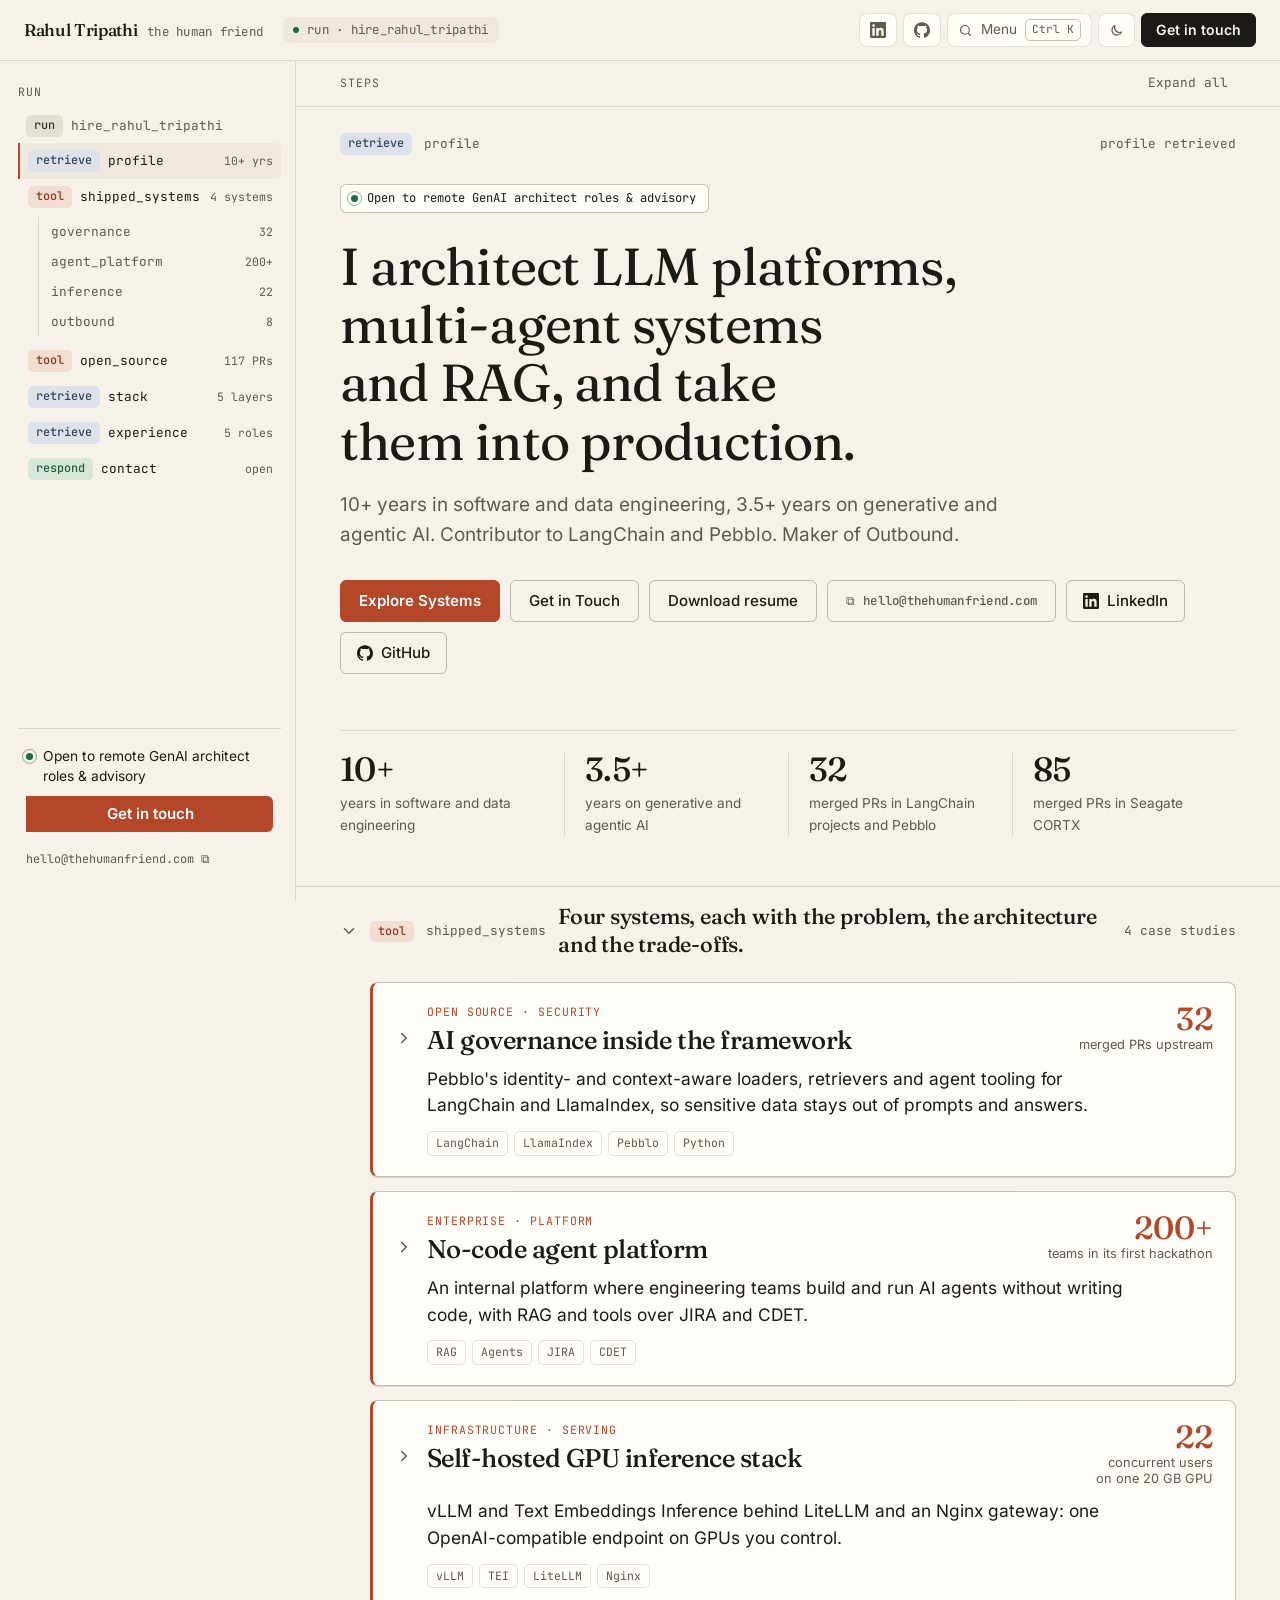
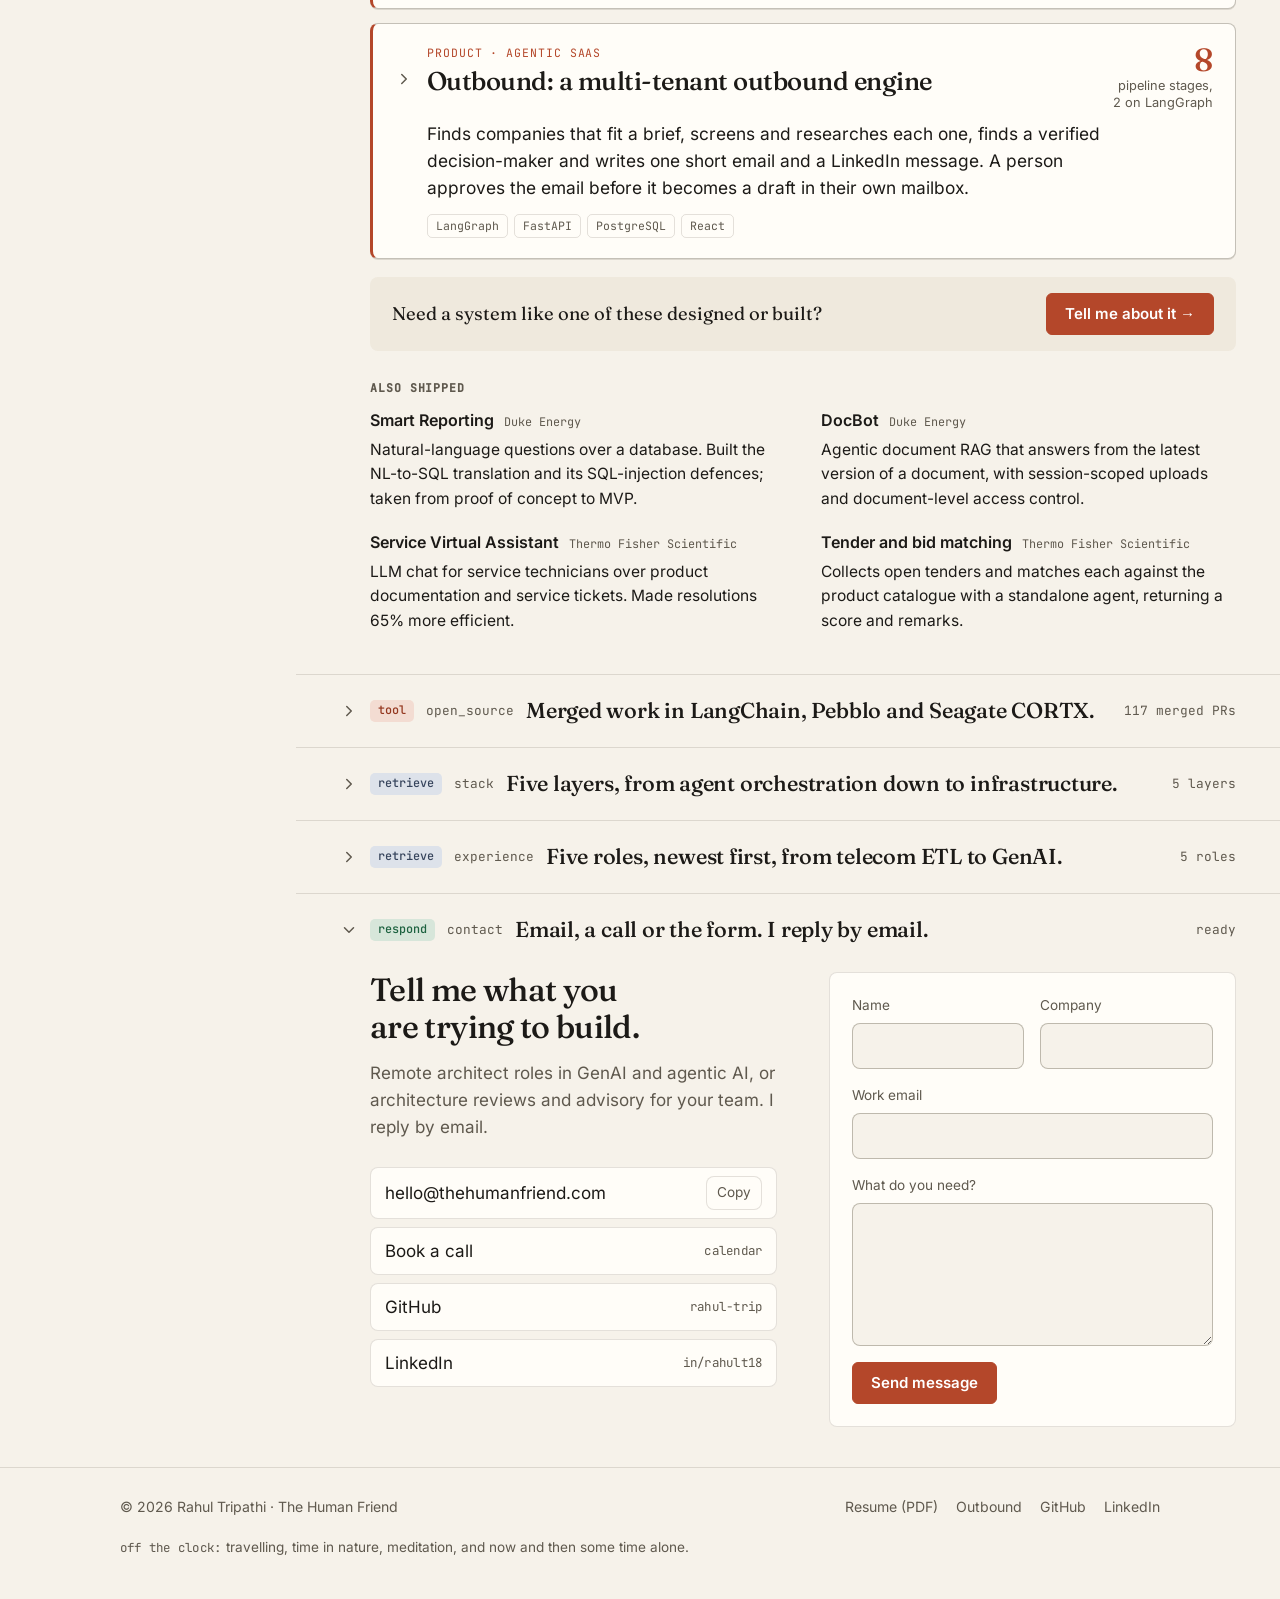
<file: index.html>
<!DOCTYPE html><html lang="en"> <head><meta charset="utf-8"><meta name="viewport" content="width=device-width, initial-scale=1"><title>Rahul Tripathi | Generative AI Architect, LLM Platforms &amp; Agentic Systems</title><meta name="description" content="Rahul Tripathi architects production LLM platforms, multi-agent systems and RAG, and takes them into production. 10+ years in software and data engineering, contributor to LangChain and Pebblo, maker of Outbound."><link rel="canonical" href="https://thehumanfriend.com/"><meta property="og:type" content="profile"><meta property="og:site_name" content="Rahul Tripathi"><meta property="og:url" content="https://thehumanfriend.com/"><meta property="og:title" content="Rahul Tripathi | Generative AI Architect, LLM Platforms &amp; Agentic Systems"><meta property="og:description" content="Rahul Tripathi architects production LLM platforms, multi-agent systems and RAG, and takes them into production. 10+ years in software and data engineering, contributor to LangChain and Pebblo, maker of Outbound."><meta property="og:image" content="https://thehumanfriend.com/og.png"><meta property="og:image:width" content="1200"><meta property="og:image:height" content="630"><meta name="twitter:card" content="summary_large_image"><meta name="twitter:title" content="Rahul Tripathi | Generative AI Architect, LLM Platforms &amp; Agentic Systems"><meta name="twitter:description" content="Rahul Tripathi architects production LLM platforms, multi-agent systems and RAG, and takes them into production. 10+ years in software and data engineering, contributor to LangChain and Pebblo, maker of Outbound."><meta name="twitter:image" content="https://thehumanfriend.com/og.png"><meta name="theme-color" content="#f6f2ea"><link rel="icon" href="/favicon.svg" type="image/svg+xml"><link rel="sitemap" href="/sitemap-index.xml"><style>@font-face{font-family:Fraunces-5d9468d4a3a5bbdb;src:url("/_astro/fonts/2c68322af15bcfc5.woff2") format("woff2");font-display:swap;unicode-range:U+0000-00FF,U+0131,U+0152-0153,U+02BB-02BC,U+02C6,U+02DA,U+02DC,U+0304,U+0308,U+0329,U+2000-206F,U+20AC,U+2122,U+2191,U+2193,U+2212,U+2215,U+FEFF,U+FFFD;font-weight:400;font-style:normal;}@font-face{font-family:Fraunces-5d9468d4a3a5bbdb;src:url("/_astro/fonts/421aab2617480e6e.woff2") format("woff2");font-display:swap;unicode-range:U+0000-00FF,U+0131,U+0152-0153,U+02BB-02BC,U+02C6,U+02DA,U+02DC,U+0304,U+0308,U+0329,U+2000-206F,U+20AC,U+2122,U+2191,U+2193,U+2212,U+2215,U+FEFF,U+FFFD;font-weight:500;font-style:normal;}@font-face{font-family:"Fraunces-5d9468d4a3a5bbdb fallback: Times New Roman";src:local("Times New Roman");font-display:swap;font-weight:400;font-style:normal;size-adjust:115.4462%;ascent-override:84.7148%;descent-override:22.0882%;line-gap-override:0%;}@font-face{font-family:"Fraunces-5d9468d4a3a5bbdb fallback: Times New Roman";src:local("Times New Roman");font-display:swap;font-weight:500;font-style:normal;size-adjust:115.4462%;ascent-override:84.7148%;descent-override:22.0882%;line-gap-override:0%;}:root{--font-display:Fraunces-5d9468d4a3a5bbdb,"Fraunces-5d9468d4a3a5bbdb fallback: Times New Roman",serif;}</style> <link rel="preload" href="/_astro/fonts/2c68322af15bcfc5.woff2" as="font" type="font/woff2" crossorigin><link rel="preload" href="/_astro/fonts/421aab2617480e6e.woff2" as="font" type="font/woff2" crossorigin><style>@font-face{font-family:Inter-9fcc1b5960c2d24e;src:url("/_astro/fonts/f09a1e3ce00c8840.woff2") format("woff2");font-display:swap;unicode-range:U+0000-00FF,U+0131,U+0152-0153,U+02BB-02BC,U+02C6,U+02DA,U+02DC,U+0304,U+0308,U+0329,U+2000-206F,U+20AC,U+2122,U+2191,U+2193,U+2212,U+2215,U+FEFF,U+FFFD;font-weight:400;font-style:normal;}@font-face{font-family:Inter-9fcc1b5960c2d24e;src:url("/_astro/fonts/34f6249b601d10cd.woff2") format("woff2");font-display:swap;unicode-range:U+0000-00FF,U+0131,U+0152-0153,U+02BB-02BC,U+02C6,U+02DA,U+02DC,U+0304,U+0308,U+0329,U+2000-206F,U+20AC,U+2122,U+2191,U+2193,U+2212,U+2215,U+FEFF,U+FFFD;font-weight:500;font-style:normal;}@font-face{font-family:Inter-9fcc1b5960c2d24e;src:url("/_astro/fonts/5cff539fa206b417.woff2") format("woff2");font-display:swap;unicode-range:U+0000-00FF,U+0131,U+0152-0153,U+02BB-02BC,U+02C6,U+02DA,U+02DC,U+0304,U+0308,U+0329,U+2000-206F,U+20AC,U+2122,U+2191,U+2193,U+2212,U+2215,U+FEFF,U+FFFD;font-weight:600;font-style:normal;}@font-face{font-family:"Inter-9fcc1b5960c2d24e fallback: Arial";src:local("Arial");font-display:swap;font-weight:400;font-style:normal;size-adjust:107.1194%;ascent-override:90.4365%;descent-override:22.518%;line-gap-override:0%;}@font-face{font-family:"Inter-9fcc1b5960c2d24e fallback: Arial";src:local("Arial");font-display:swap;font-weight:500;font-style:normal;size-adjust:107.1194%;ascent-override:90.4365%;descent-override:22.518%;line-gap-override:0%;}@font-face{font-family:"Inter-9fcc1b5960c2d24e fallback: Arial";src:local("Arial");font-display:swap;font-weight:600;font-style:normal;size-adjust:107.1194%;ascent-override:90.4365%;descent-override:22.518%;line-gap-override:0%;}:root{--font-body:Inter-9fcc1b5960c2d24e,"Inter-9fcc1b5960c2d24e fallback: Arial",sans-serif;}</style> <link rel="preload" href="/_astro/fonts/f09a1e3ce00c8840.woff2" as="font" type="font/woff2" crossorigin><link rel="preload" href="/_astro/fonts/34f6249b601d10cd.woff2" as="font" type="font/woff2" crossorigin><link rel="preload" href="/_astro/fonts/5cff539fa206b417.woff2" as="font" type="font/woff2" crossorigin><style>@font-face{font-family:"JetBrains Mono-bb01ddc9fa6b280a";src:url("/_astro/fonts/81133e6a08c1533e.woff2") format("woff2");font-display:swap;unicode-range:U+0000-00FF,U+0131,U+0152-0153,U+02BB-02BC,U+02C6,U+02DA,U+02DC,U+0304,U+0308,U+0329,U+2000-206F,U+20AC,U+2122,U+2191,U+2193,U+2212,U+2215,U+FEFF,U+FFFD;font-weight:400;font-style:normal;}@font-face{font-family:"JetBrains Mono-bb01ddc9fa6b280a";src:url("/_astro/fonts/23c243415dbd6a43.woff2") format("woff2");font-display:swap;unicode-range:U+0000-00FF,U+0131,U+0152-0153,U+02BB-02BC,U+02C6,U+02DA,U+02DC,U+0304,U+0308,U+0329,U+2000-206F,U+20AC,U+2122,U+2191,U+2193,U+2212,U+2215,U+FEFF,U+FFFD;font-weight:500;font-style:normal;}@font-face{font-family:"JetBrains Mono-bb01ddc9fa6b280a fallback: Courier New";src:local("Courier New");font-display:swap;font-weight:400;font-style:normal;size-adjust:99.9837%;ascent-override:102.0166%;descent-override:30.0049%;}@font-face{font-family:"JetBrains Mono-bb01ddc9fa6b280a fallback: Courier New";src:local("Courier New");font-display:swap;font-weight:500;font-style:normal;size-adjust:99.9837%;ascent-override:102.0166%;descent-override:30.0049%;}:root{--font-mono:"JetBrains Mono-bb01ddc9fa6b280a","JetBrains Mono-bb01ddc9fa6b280a fallback: Courier New",monospace;}</style> <!-- Set the theme before the first paint: light, unless the visitor chose dark. --><script>
      (() => {
        let theme = "light";
        try {
          if (localStorage.getItem("theme") === "dark") theme = "dark";
        } catch {
          /* storage blocked: stay light */
        }
        document.documentElement.dataset.theme = theme;
      })();
    </script><!-- Without JavaScript nothing can be opened, so everything is open. --><noscript><style>
        [hidden="until-found"] {
          display: block !important;
          content-visibility: visible !important;
        }
        .chev,
        .tabs,
        .spans-bar {
          display: none !important;
        }
        .all-open-only {
          display: block !important;
        }
      </style></noscript><script type="application/ld+json">{"@context":"https://schema.org","@type":"Person","name":"Rahul Tripathi","jobTitle":"Generative AI Architect · LLM Platforms & Agentic Systems","url":"https://thehumanfriend.com","email":"hello@thehumanfriend.com","sameAs":["https://www.linkedin.com/in/rahult18/","https://github.com/rahul-trip","https://github.com/rahul-tripathi-git"],"worksFor":{"@type":"Organization","name":"The Human Friend","url":"https://thehumanfriend.com"},"knowsAbout":["LangGraph","LangChain","LlamaIndex","CrewAI","DSPy","MCP","Qdrant","Milvus","pgvector","PostgreSQL","Supabase","vLLM","Ollama","LiteLLM","FastAPI","Pydantic","LangSmith","Arize Phoenix","RAG diagnostics","Docker","Kubernetes","Terraform","GCP","Vercel","React / Next.js"]}</script><link rel="stylesheet" href="/_astro/Base.C_kNR2z7.css"></head> <body data-email="hello@thehumanfriend.com"> <a class="skip" href="#main">Skip to content</a> <header class="site-header"> <div class="header-row"> <a class="brand" href="/" aria-label="Rahul Tripathi, home"> <span>Rahul Tripathi</span> <span class="mono">the human friend</span> </a> <p class="run-chip mono" aria-hidden="true"><span class="dot-ok"></span>run · hire_rahul_tripathi</p> <div class="header-tools"> <a class="tool logo-link" href="https://www.linkedin.com/in/rahult18/" rel="me noopener" aria-label="Rahul Tripathi on LinkedIn" title="LinkedIn"> <svg viewBox="0 0 24 24" aria-hidden="true"><path d="M20.447 20.452h-3.554v-5.569c0-1.328-.027-3.037-1.852-3.037-1.853 0-2.136 1.445-2.136 2.939v5.667H9.351V9h3.414v1.561h.046c.477-.9 1.637-1.85 3.37-1.85 3.601 0 4.267 2.37 4.267 5.455v6.286zM5.337 7.433c-1.144 0-2.063-.926-2.063-2.065 0-1.138.92-2.063 2.063-2.063 1.14 0 2.064.925 2.064 2.063 0 1.139-.925 2.065-2.064 2.065zm1.782 13.019H3.555V9h3.564v11.452zM22.225 0H1.771C.792 0 0 .774 0 1.729v20.542C0 23.227.792 24 1.771 24h20.451C23.205 24 24 23.227 24 22.271V1.729C24 .774 23.2 0 22.222 0h.003z"></path></svg>  </a><a class="tool logo-link" href="https://github.com/rahul-trip" rel="me noopener" aria-label="Rahul Tripathi on GitHub" title="GitHub"> <svg viewBox="0 0 24 24" aria-hidden="true"><path d="M12 .297c-6.63 0-12 5.373-12 12 0 5.303 3.438 9.8 8.205 11.385.6.113.82-.258.82-.577 0-.285-.01-1.04-.015-2.04-3.338.724-4.042-1.61-4.042-1.61C4.422 18.07 3.633 17.7 3.633 17.7c-1.087-.744.084-.729.084-.729 1.205.084 1.838 1.236 1.838 1.236 1.07 1.835 2.809 1.305 3.495.998.108-.776.417-1.305.76-1.605-2.665-.3-5.466-1.332-5.466-5.93 0-1.31.465-2.38 1.235-3.22-.135-.303-.54-1.523.105-3.176 0 0 1.005-.322 3.3 1.23.96-.267 1.98-.399 3-.405 1.02.006 2.04.138 3 .405 2.28-1.552 3.285-1.23 3.285-1.23.645 1.653.24 2.873.12 3.176.765.84 1.23 1.91 1.23 3.22 0 4.61-2.805 5.625-5.475 5.92.42.36.81 1.096.81 2.22 0 1.606-.015 2.896-.015 3.286 0 .315.21.69.825.57C20.565 22.092 24 17.592 24 12.297c0-6.627-5.373-12-12-12"></path></svg>  </a> <button class="tool" type="button" data-palette-open aria-label="Open menu" aria-haspopup="dialog" aria-keyshortcuts="Meta+K Control+K"> <svg viewBox="0 0 24 24" aria-hidden="true"><circle cx="11" cy="11" r="7"></circle><path d="m20 20-3.5-3.5"></path></svg> <span class="tool-text">Menu</span> <kbd data-mod-key>⌘K</kbd> </button> <button class="tool" type="button" data-theme-toggle aria-label="Switch between dark and light theme"> <svg class="icon-sun" viewBox="0 0 24 24" aria-hidden="true"><circle cx="12" cy="12" r="4"></circle><path d="M12 2v2M12 20v2M4.9 4.9l1.4 1.4M17.7 17.7l1.4 1.4M2 12h2M20 12h2M4.9 19.1l1.4-1.4M17.7 6.3l1.4-1.4"></path></svg> <svg class="icon-moon" viewBox="0 0 24 24" aria-hidden="true"><path d="M20 14.5A8 8 0 0 1 9.5 4a8 8 0 1 0 10.5 10.5Z"></path></svg> </button> <a class="btn btn-solid header-cta" href="/#contact">Get in touch</a> </div> </div> </header> <main id="main">  <div class="shell"> <nav class="tree" aria-label="Sections"> <p class="label">Run</p> <p class="tree-run"><span class="kind kind-run">run</span><span class="step-name">hire_rahul_tripathi</span></p> <ol> <li> <a href="#profile" data-tree> <span class="kind kind-retrieve">retrieve</span> <span class="tree-name">profile</span> <span class="tree-figure">10+ yrs</span> </a>  </li><li> <a href="#systems" data-tree> <span class="kind kind-tool">tool</span> <span class="tree-name">shipped_systems</span> <span class="tree-figure">4 systems</span> </a> <ol> <li> <a href="#cs-governance"> <span class="tree-name">governance</span> <span class="tree-figure">32</span> </a> </li><li> <a href="#cs-agent-platform"> <span class="tree-name">agent_platform</span> <span class="tree-figure">200+</span> </a> </li><li> <a href="#cs-inference"> <span class="tree-name">inference</span> <span class="tree-figure">22</span> </a> </li><li> <a href="#cs-outbound"> <span class="tree-name">outbound</span> <span class="tree-figure">8</span> </a> </li> </ol> </li><li> <a href="#open-source" data-tree> <span class="kind kind-tool">tool</span> <span class="tree-name">open_source</span> <span class="tree-figure">117 PRs</span> </a>  </li><li> <a href="#stack" data-tree> <span class="kind kind-retrieve">retrieve</span> <span class="tree-name">stack</span> <span class="tree-figure">5 layers</span> </a>  </li><li> <a href="#experience" data-tree> <span class="kind kind-retrieve">retrieve</span> <span class="tree-name">experience</span> <span class="tree-figure">5 roles</span> </a>  </li><li> <a href="#contact" data-tree> <span class="kind kind-respond">respond</span> <span class="tree-name">contact</span> <span class="tree-figure">open</span> </a>  </li> </ol> <div class="tree-cta"> <p class="tree-avail"><span class="dot" aria-hidden="true"></span>Open to remote GenAI architect roles &amp; advisory</p> <a class="btn btn-primary" href="#contact">Get in touch</a> <button class="text-btn" type="button" data-copy="hello@thehumanfriend.com" data-copied="Email copied"> hello@thehumanfriend.com <span aria-hidden="true">⧉</span><span class="sr-only">Copy email address</span> </button> </div> </nav> <div class="spans"> <div class="spans-bar"> <p class="label">Steps</p> <button class="text-btn" type="button" data-toggle-all aria-expanded="false">Expand all</button> </div> <section class="step" id="profile" data-step> <p class="step-head step-static"> <span class="kind kind-retrieve">retrieve</span> <span class="step-name">profile</span> <span class="step-figure">profile retrieved</span> </p> <div class="step-body">  <div class="hero"> <p class="badge"><span class="dot" aria-hidden="true"></span>Open to remote GenAI architect roles &amp; advisory</p> <h1>I architect LLM platforms, multi-agent systems and RAG, and take them into production.</h1> <p class="sub">10+ years in software and data engineering, 3.5+ years on generative and agentic AI. Contributor to LangChain and Pebblo. Maker of Outbound.</p> <div class="actions"> <a class="btn btn-primary" href="#systems">Explore Systems</a> <a class="btn" href="#contact">Get in Touch</a> <a class="btn" href="/Rahul-Tripathi-Resume.pdf" download>Download resume</a> <button class="btn btn-copy" type="button" data-copy="hello@thehumanfriend.com" data-copied="Email copied"> <span aria-hidden="true" class="mono">⧉</span> <span class="mono">hello@thehumanfriend.com</span> <span class="sr-only">Copy email address</span> </button> <a class="tool logo-link logo-link-labelled" href="https://www.linkedin.com/in/rahult18/" rel="me noopener" title="LinkedIn"> <svg viewBox="0 0 24 24" aria-hidden="true"><path d="M20.447 20.452h-3.554v-5.569c0-1.328-.027-3.037-1.852-3.037-1.853 0-2.136 1.445-2.136 2.939v5.667H9.351V9h3.414v1.561h.046c.477-.9 1.637-1.85 3.37-1.85 3.601 0 4.267 2.37 4.267 5.455v6.286zM5.337 7.433c-1.144 0-2.063-.926-2.063-2.065 0-1.138.92-2.063 2.063-2.063 1.14 0 2.064.925 2.064 2.063 0 1.139-.925 2.065-2.064 2.065zm1.782 13.019H3.555V9h3.564v11.452zM22.225 0H1.771C.792 0 0 .774 0 1.729v20.542C0 23.227.792 24 1.771 24h20.451C23.205 24 24 23.227 24 22.271V1.729C24 .774 23.2 0 22.222 0h.003z"></path></svg> <span>LinkedIn</span> </a><a class="tool logo-link logo-link-labelled" href="https://github.com/rahul-trip" rel="me noopener" title="GitHub"> <svg viewBox="0 0 24 24" aria-hidden="true"><path d="M12 .297c-6.63 0-12 5.373-12 12 0 5.303 3.438 9.8 8.205 11.385.6.113.82-.258.82-.577 0-.285-.01-1.04-.015-2.04-3.338.724-4.042-1.61-4.042-1.61C4.422 18.07 3.633 17.7 3.633 17.7c-1.087-.744.084-.729.084-.729 1.205.084 1.838 1.236 1.838 1.236 1.07 1.835 2.809 1.305 3.495.998.108-.776.417-1.305.76-1.605-2.665-.3-5.466-1.332-5.466-5.93 0-1.31.465-2.38 1.235-3.22-.135-.303-.54-1.523.105-3.176 0 0 1.005-.322 3.3 1.23.96-.267 1.98-.399 3-.405 1.02.006 2.04.138 3 .405 2.28-1.552 3.285-1.23 3.285-1.23.645 1.653.24 2.873.12 3.176.765.84 1.23 1.91 1.23 3.22 0 4.61-2.805 5.625-5.475 5.92.42.36.81 1.096.81 2.22 0 1.606-.015 2.896-.015 3.286 0 .315.21.69.825.57C20.565 22.092 24 17.592 24 12.297c0-6.627-5.373-12-12-12"></path></svg> <span>GitHub</span> </a> </div> <dl class="facts"> <div> <dt>years in software and data engineering</dt> <dd>10+</dd> </div><div> <dt>years on generative and agentic AI</dt> <dd>3.5+</dd> </div><div> <dt>merged PRs in LangChain projects and Pebblo</dt> <dd>32</dd> </div><div> <dt>merged PRs in Seagate CORTX</dt> <dd>85</dd> </div> </dl> </div>  </div> </section> <section class="step" id="systems" data-step> <h2 class="step-head"> <button class="step-toggle" type="button" id="systems-toggle" aria-expanded="true" aria-controls="systems-panel" data-collapse> <svg class="chev" viewBox="0 0 24 24" width="18" height="18" aria-hidden="true"><path d="m9 6 6 6-6 6"></path></svg> <span class="kind kind-tool">tool</span> <span class="step-name">shipped_systems</span> <span class="step-summary">Four systems, each with the problem, the architecture and the trade-offs.</span> <span class="step-figure">4 case studies</span> </button> </h2> <div class="step-panel" id="systems-panel" role="region" aria-labelledby="systems-toggle"> <div class="step-body">  <ul class="cases"> <li class="case" id="cs-governance"> <h3 class="case-head"> <button class="case-toggle" type="button" id="cs-governance-toggle" aria-expanded="false" aria-controls="cs-governance-body" data-collapse> <svg class="chev" viewBox="0 0 24 24" width="18" height="18" aria-hidden="true"><path d="m9 6 6 6-6 6"></path></svg> <span class="case-main"> <span class="case-kicker">Open source · security</span> <span class="case-title">AI governance inside the framework</span> </span> <span class="case-metric"> <b>32</b> <span>merged PRs upstream</span> </span> </button> </h3> <!-- What the system is, always in view: this is what a visitor came to read. --> <div class="case-lede"> <p class="case-summary">Pebblo&#39;s identity- and context-aware loaders, retrievers and agent tooling for LangChain and LlamaIndex, so sensitive data stays out of prompts and answers.</p> <ul class="chips" aria-label="Stack"> <li class="chip">LangChain</li><li class="chip">LlamaIndex</li><li class="chip">Pebblo</li><li class="chip">Python</li> </ul> </div> <div class="case-panel" id="cs-governance-body" role="region" aria-labelledby="cs-governance-toggle" hidden="until-found"> <div class="case-body"> <div class="tabs" role="tablist" aria-label="AI governance inside the framework: sections"> <button class="tab" type="button" role="tab" id="cs-governance-tab-problem" aria-controls="cs-governance-panel-problem" aria-selected="true" tabindex="0"> Problem </button><button class="tab" type="button" role="tab" id="cs-governance-tab-architecture" aria-controls="cs-governance-panel-architecture" aria-selected="false" tabindex="-1"> Architecture </button><button class="tab" type="button" role="tab" id="cs-governance-tab-tradeoffs" aria-controls="cs-governance-panel-tradeoffs" aria-selected="false" tabindex="-1"> Trade-offs &amp; Impact </button> </div> <div role="tabpanel" id="cs-governance-panel-problem" aria-labelledby="cs-governance-tab-problem" tabindex="0"> <div class="panel"> <h4 class="label all-open-only">Problem</h4> <p>A RAG application copies documents into a vector store and, in doing so, forgets who was allowed to read them. Sensitive text then surfaces in answers to people who should never see it.</p><p>Teams needed that control inside the framework they already build with, not in a separate gateway they have to route around.</p> </div> </div> <div role="tabpanel" id="cs-governance-panel-architecture" aria-labelledby="cs-governance-tab-architecture" tabindex="0" hidden="until-found"> <div class="panel"> <h4 class="label all-open-only">Architecture</h4> <div class="diagram"> <svg viewBox="0 0 760 304" role="img" aria-label="Pebblo components in a RAG application: ingest path, query path and the governance server"> <defs> <marker id="arrow-source-user-server" viewBox="0 0 10 10" refX="5" refY="5" markerWidth="7" markerHeight="7" orient="auto-start-reverse"> <path class="d-arrow" d="M 0 1 L 9 5 L 0 9 z"></path> </marker> </defs> <g>  <text class="d-lane-label" x="14" y="64"> Ingest </text> </g><g> <line class="d-lane-line" x1="14" x2="746" y1="106" y2="106"></line> <text class="d-lane-label" x="14" y="156"> Query </text> </g><g> <line class="d-lane-line" x1="14" x2="746" y1="198" y2="198"></line> <text class="d-lane-label" x="14" y="248"> Govern </text> </g> <path class="d-edge" d="M 277.3333333333333 60 L 319 60" marker-end="url(#arrow-source-user-server)"></path><path class="d-edge" d="M 500 60 L 541.6666666666666 60" marker-end="url(#arrow-source-user-server)"></path><path class="d-edge" d="M 277.3333333333333 152 L 319 152" marker-end="url(#arrow-source-user-server)"></path><path class="d-edge" d="M 500 152 L 541.6666666666666 152" marker-end="url(#arrow-source-user-server)"></path><path class="d-edge" d="M 634.6666666666666 83 C 634.6666666666666 103.5, 412 103.5, 412 124" marker-end="url(#arrow-source-user-server)"></path><path class="d-edge" d="M 486 83 C 530 127, 530 172, 486 216" marker-end="url(#arrow-source-user-server)"></path><path class="d-edge" d="M 412 175 C 412 195.5, 412 195.5, 412 216" marker-end="url(#arrow-source-user-server)"></path> <g class="d-node"> <rect x="101.33333333333331" y="37" width="176" height="46" rx="8"></rect> <text x="189.33333333333331" y="58" text-anchor="middle"> SharePoint / O365 </text> <text class="d-note" x="189.33333333333331" y="73" text-anchor="middle"> files + permissions </text> </g><g class="d-node accent"> <rect x="324" y="37" width="176" height="46" rx="8"></rect> <text x="412" y="58" text-anchor="middle"> PebbloSafeLoader </text> <text class="d-note" x="412" y="73" text-anchor="middle"> wraps any loader </text> </g><g class="d-node"> <rect x="546.6666666666666" y="37" width="176" height="46" rx="8"></rect> <text x="634.6666666666666" y="58" text-anchor="middle"> Vector store </text> <text class="d-note" x="634.6666666666666" y="73" text-anchor="middle"> identity metadata </text> </g><g class="d-node"> <rect x="101.33333333333331" y="129" width="176" height="46" rx="8"></rect> <text x="189.33333333333331" y="150" text-anchor="middle"> User </text> <text class="d-note" x="189.33333333333331" y="165" text-anchor="middle"> with identity </text> </g><g class="d-node accent"> <rect x="324" y="129" width="176" height="46" rx="8"></rect> <text x="412" y="150" text-anchor="middle"> PebbloRetrievalQA </text> <text class="d-note" x="412" y="165" text-anchor="middle"> identity filter </text> </g><g class="d-node"> <rect x="546.6666666666666" y="129" width="176" height="46" rx="8"></rect> <text x="634.6666666666666" y="156" text-anchor="middle"> LLM </text>  </g><g class="d-node"> <rect x="324" y="221" width="176" height="46" rx="8"></rect> <text x="412" y="242" text-anchor="middle"> Pebblo server </text> <text class="d-note" x="412" y="257" text-anchor="middle"> classify · audit </text> </g> </svg> </div> <ol class="steps"> <li>PebbloSafeLoader wraps any LangChain document loader. It reports what was loaded to the Pebblo server for classification, and carries each document&#39;s authorized identities into the vector store as metadata.</li><li>Identity-aware SharePoint and Office 365 loaders read each file&#39;s permissions at load time.</li><li>PebbloRetrievalQA filters retrieval by the caller&#39;s identity, then reports the prompt, the retrieved context and the response for audit.</li><li>Matching components bring the same loading controls to LlamaIndex.</li> </ol> </div> </div> <div role="tabpanel" id="cs-governance-panel-tradeoffs" aria-labelledby="cs-governance-tab-tradeoffs" tabindex="0" hidden="until-found"> <div class="panel"> <h4 class="label">Trade-offs</h4> <ul class="decisions"> <li> <b>Enforce at retrieval, not at generation.</b> <span>Filtering on identity metadata in the vector store means unauthorized text never enters the prompt. The cost: it only works with stores that support metadata filters.</span> </li><li> <b>Authorized identities are behind a feature flag in the SharePoint loader.</b> <span>Loads that do not need identity enforcement skip the extra permission calls.</span> </li> </ul> <h4 class="label">Impact</h4> <ul class="impact"> <li>14 merged pull requests in langchain-ai/langchain, 16 in daxa-ai/pebblo and 2 in langchain-google.</li><li>The components ship inside langchain-community: PebbloSafeLoader, PebbloRetrievalQA, and identity support in the Google Drive, SharePoint and Office 365 loaders.</li><li>Pebblo itself is open source and on PyPI, with 150 stars and 46 forks on GitHub.</li><li>Daxa, the company behind Pebblo, has since been named in Gartner&#39;s 2025 Market Guide for AI Trust, Risk and Security Management.</li> </ul>  <div class="panel-links"> <a class="btn" href="https://github.com/langchain-ai/langchain/pulls?q=is%3Apr+author%3Arahul-trip+is%3Amerged" rel="noopener"> LangChain PRs ↗
</a><a class="btn" href="https://github.com/daxa-ai/pebblo/pulls?q=is%3Apr+author%3Arahul-trip+is%3Amerged" rel="noopener"> Pebblo PRs ↗
</a> </div> </div> </div> </div> </div> </li><li class="case" id="cs-agent-platform"> <h3 class="case-head"> <button class="case-toggle" type="button" id="cs-agent-platform-toggle" aria-expanded="false" aria-controls="cs-agent-platform-body" data-collapse> <svg class="chev" viewBox="0 0 24 24" width="18" height="18" aria-hidden="true"><path d="m9 6 6 6-6 6"></path></svg> <span class="case-main"> <span class="case-kicker">Enterprise · platform</span> <span class="case-title">No-code agent platform</span> </span> <span class="case-metric"> <b>200+</b> <span>teams in its first hackathon</span> </span> </button> </h3> <!-- What the system is, always in view: this is what a visitor came to read. --> <div class="case-lede"> <p class="case-summary">An internal platform where engineering teams build and run AI agents without writing code, with RAG and tools over JIRA and CDET.</p> <ul class="chips" aria-label="Stack"> <li class="chip">RAG</li><li class="chip">Agents</li><li class="chip">JIRA</li><li class="chip">CDET</li> </ul> </div> <div class="case-panel" id="cs-agent-platform-body" role="region" aria-labelledby="cs-agent-platform-toggle" hidden="until-found"> <div class="case-body"> <div class="tabs" role="tablist" aria-label="No-code agent platform: sections"> <button class="tab" type="button" role="tab" id="cs-agent-platform-tab-problem" aria-controls="cs-agent-platform-panel-problem" aria-selected="true" tabindex="0"> Problem </button><button class="tab" type="button" role="tab" id="cs-agent-platform-tab-architecture" aria-controls="cs-agent-platform-panel-architecture" aria-selected="false" tabindex="-1"> Architecture </button><button class="tab" type="button" role="tab" id="cs-agent-platform-tab-tradeoffs" aria-controls="cs-agent-platform-panel-tradeoffs" aria-selected="false" tabindex="-1"> Trade-offs &amp; Impact </button> </div> <div role="tabpanel" id="cs-agent-platform-panel-problem" aria-labelledby="cs-agent-platform-tab-problem" tabindex="0"> <div class="panel"> <h4 class="label all-open-only">Problem</h4> <p>Engineering teams wanted agents over their own data and tools, but every new agent meant a new codebase to build and maintain.</p> </div> </div> <div role="tabpanel" id="cs-agent-platform-panel-architecture" aria-labelledby="cs-agent-platform-tab-architecture" tabindex="0" hidden="until-found"> <div class="panel"> <h4 class="label all-open-only">Architecture</h4> <div class="diagram"> <svg viewBox="0 0 760 304" role="img" aria-label="No-code agent platform: builder, agent runtime, retrieval and tools"> <defs> <marker id="arrow-builder-runtime-jira" viewBox="0 0 10 10" refX="5" refY="5" markerWidth="7" markerHeight="7" orient="auto-start-reverse"> <path class="d-arrow" d="M 0 1 L 9 5 L 0 9 z"></path> </marker> </defs> <g>  <text class="d-lane-label" x="14" y="64"> Build </text> </g><g> <line class="d-lane-line" x1="14" x2="746" y1="106" y2="106"></line> <text class="d-lane-label" x="14" y="156"> Run </text> </g><g> <line class="d-lane-line" x1="14" x2="746" y1="198" y2="198"></line> <text class="d-lane-label" x="14" y="248"> Tools </text> </g> <path class="d-edge" d="M 412 83 C 412 103.5, 189.33333333333331 103.5, 189.33333333333331 124" marker-end="url(#arrow-builder-runtime-jira)"></path><path class="d-edge" d="M 277.3333333333333 152 L 319 152" marker-end="url(#arrow-builder-runtime-jira)"></path><path class="d-edge" d="M 500 152 L 541.6666666666666 152" marker-end="url(#arrow-builder-runtime-jira)"></path><path class="d-edge" d="M 189.33333333333331 175 C 189.33333333333331 195.5, 189.33333333333331 195.5, 189.33333333333331 216" marker-end="url(#arrow-builder-runtime-jira)"></path><path class="d-edge" d="M 189.33333333333331 175 C 189.33333333333331 195.5, 412 195.5, 412 216" marker-end="url(#arrow-builder-runtime-jira)"></path><path class="d-edge" d="M 189.33333333333331 175 C 189.33333333333331 195.5, 634.6666666666666 195.5, 634.6666666666666 216" marker-end="url(#arrow-builder-runtime-jira)"></path> <g class="d-node"> <rect x="324" y="37" width="176" height="46" rx="8"></rect> <text x="412" y="58" text-anchor="middle"> Agent builder </text> <text class="d-note" x="412" y="73" text-anchor="middle"> no code </text> </g><g class="d-node accent"> <rect x="101.33333333333331" y="129" width="176" height="46" rx="8"></rect> <text x="189.33333333333331" y="150" text-anchor="middle"> Agent runtime </text> <text class="d-note" x="189.33333333333331" y="165" text-anchor="middle"> tool calling </text> </g><g class="d-node"> <rect x="324" y="129" width="176" height="46" rx="8"></rect> <text x="412" y="156" text-anchor="middle"> Retriever </text>  </g><g class="d-node"> <rect x="546.6666666666666" y="129" width="176" height="46" rx="8"></rect> <text x="634.6666666666666" y="156" text-anchor="middle"> Knowledge index </text>  </g><g class="d-node"> <rect x="101.33333333333331" y="221" width="176" height="46" rx="8"></rect> <text x="189.33333333333331" y="248" text-anchor="middle"> JIRA </text>  </g><g class="d-node"> <rect x="324" y="221" width="176" height="46" rx="8"></rect> <text x="412" y="242" text-anchor="middle"> CDET </text> <text class="d-note" x="412" y="257" text-anchor="middle"> defects </text> </g><g class="d-node"> <rect x="546.6666666666666" y="221" width="176" height="46" rx="8"></rect> <text x="634.6666666666666" y="248" text-anchor="middle"> Web resources </text>  </g> </svg> </div> <ol class="steps"> <li>A no-code builder where a team defines an agent: its instructions, its knowledge sources and its tools.</li><li>Retrieval-augmented generation over the content each agent is given.</li><li>Tools are deployed with minimal code, with connectors to JIRA, the CDET defect tracker and web resources.</li> </ol> </div> </div> <div role="tabpanel" id="cs-agent-platform-panel-tradeoffs" aria-labelledby="cs-agent-platform-tab-tradeoffs" tabindex="0" hidden="until-found"> <div class="panel"> <h4 class="label">Trade-offs</h4> <ul class="decisions"> <li> <b>Knowledge is private to an agent; sharing is a choice.</b> <span>Each agent has its own knowledge, visible only to the person who built it. Sharing the agent with a team is opt-in and goes through the company&#39;s Microsoft identities, so nothing is exposed by default.</span> </li><li> <b>Tools are chosen per agent, and guarded in code as well as in the prompt.</b> <span>The builder picks single tools or whole toolkits. A new tool is written, submitted to the repository, and then appears on the agent&#39;s create and edit page. Prompt guardrails and boundaries in code stop tools and agents from doing destructive work.</span> </li> </ul> <h4 class="label">Impact</h4> <ul class="impact"> <li>Its first large use was a hackathon, where around 200 to 300 teams used it to compete.</li> </ul>   </div> </div> </div> </div> </li><li class="case" id="cs-inference"> <h3 class="case-head"> <button class="case-toggle" type="button" id="cs-inference-toggle" aria-expanded="false" aria-controls="cs-inference-body" data-collapse> <svg class="chev" viewBox="0 0 24 24" width="18" height="18" aria-hidden="true"><path d="m9 6 6 6-6 6"></path></svg> <span class="case-main"> <span class="case-kicker">Infrastructure · serving</span> <span class="case-title">Self-hosted GPU inference stack</span> </span> <span class="case-metric"> <b>22</b> <span>concurrent users on one 20 GB GPU</span> </span> </button> </h3> <!-- What the system is, always in view: this is what a visitor came to read. --> <div class="case-lede"> <p class="case-summary">vLLM and Text Embeddings Inference behind LiteLLM and an Nginx gateway: one OpenAI-compatible endpoint on GPUs you control.</p> <ul class="chips" aria-label="Stack"> <li class="chip">vLLM</li><li class="chip">TEI</li><li class="chip">LiteLLM</li><li class="chip">Nginx</li> </ul> </div> <div class="case-panel" id="cs-inference-body" role="region" aria-labelledby="cs-inference-toggle" hidden="until-found"> <div class="case-body"> <div class="tabs" role="tablist" aria-label="Self-hosted GPU inference stack: sections"> <button class="tab" type="button" role="tab" id="cs-inference-tab-problem" aria-controls="cs-inference-panel-problem" aria-selected="true" tabindex="0"> Problem </button><button class="tab" type="button" role="tab" id="cs-inference-tab-architecture" aria-controls="cs-inference-panel-architecture" aria-selected="false" tabindex="-1"> Architecture </button><button class="tab" type="button" role="tab" id="cs-inference-tab-tradeoffs" aria-controls="cs-inference-panel-tradeoffs" aria-selected="false" tabindex="-1"> Trade-offs &amp; Impact </button> </div> <div role="tabpanel" id="cs-inference-panel-problem" aria-labelledby="cs-inference-tab-problem" tabindex="0"> <div class="panel"> <h4 class="label all-open-only">Problem</h4> <p>The company wanted LLM inference without sending its data to an outside provider.</p><p>So the models run inside the company, on a GPU it controls, behind one endpoint that existing OpenAI-style clients can call.</p> </div> </div> <div role="tabpanel" id="cs-inference-panel-architecture" aria-labelledby="cs-inference-tab-architecture" tabindex="0" hidden="until-found"> <div class="panel"> <h4 class="label all-open-only">Architecture</h4> <div class="diagram"> <svg viewBox="0 0 760 396" role="img" aria-label="Self-hosted inference: gateway, router and GPU model servers"> <defs> <marker id="arrow-clients-litellm-vllm-gpu" viewBox="0 0 10 10" refX="5" refY="5" markerWidth="7" markerHeight="7" orient="auto-start-reverse"> <path class="d-arrow" d="M 0 1 L 9 5 L 0 9 z"></path> </marker> </defs> <g>  <text class="d-lane-label" x="14" y="64"> Edge </text> </g><g> <line class="d-lane-line" x1="14" x2="746" y1="106" y2="106"></line> <text class="d-lane-label" x="14" y="156"> Route </text> </g><g> <line class="d-lane-line" x1="14" x2="746" y1="198" y2="198"></line> <text class="d-lane-label" x="14" y="248"> Serve </text> </g><g> <line class="d-lane-line" x1="14" x2="746" y1="290" y2="290"></line> <text class="d-lane-label" x="14" y="340"> Hardware </text> </g> <path class="d-edge" d="M 333 60 L 486 60" marker-end="url(#arrow-clients-litellm-vllm-gpu)"></path><path class="d-edge" d="M 579 83 C 579 103.5, 412 103.5, 412 124" marker-end="url(#arrow-clients-litellm-vllm-gpu)"></path><path class="d-edge" d="M 412 175 C 412 195.5, 245 195.5, 245 216" marker-end="url(#arrow-clients-litellm-vllm-gpu)"></path><path class="d-edge" d="M 412 175 C 412 195.5, 579 195.5, 579 216" marker-end="url(#arrow-clients-litellm-vllm-gpu)"></path><path class="d-edge" d="M 245 267 C 245 287.5, 412 287.5, 412 308" marker-end="url(#arrow-clients-litellm-vllm-gpu)"></path><path class="d-edge" d="M 579 267 C 579 287.5, 412 287.5, 412 308" marker-end="url(#arrow-clients-litellm-vllm-gpu)"></path> <g class="d-node"> <rect x="157" y="37" width="176" height="46" rx="8"></rect> <text x="245" y="58" text-anchor="middle"> Clients </text> <text class="d-note" x="245" y="73" text-anchor="middle"> OpenAI SDK </text> </g><g class="d-node"> <rect x="491" y="37" width="176" height="46" rx="8"></rect> <text x="579" y="58" text-anchor="middle"> Nginx gateway </text> <text class="d-note" x="579" y="73" text-anchor="middle"> TLS </text> </g><g class="d-node accent"> <rect x="324" y="129" width="176" height="46" rx="8"></rect> <text x="412" y="150" text-anchor="middle"> LiteLLM </text> <text class="d-note" x="412" y="165" text-anchor="middle"> one API </text> </g><g class="d-node"> <rect x="157" y="221" width="176" height="46" rx="8"></rect> <text x="245" y="242" text-anchor="middle"> vLLM </text> <text class="d-note" x="245" y="257" text-anchor="middle"> chat models </text> </g><g class="d-node"> <rect x="491" y="221" width="176" height="46" rx="8"></rect> <text x="579" y="242" text-anchor="middle"> TEI </text> <text class="d-note" x="579" y="257" text-anchor="middle"> embeddings </text> </g><g class="d-node"> <rect x="324" y="313" width="176" height="46" rx="8"></rect> <text x="412" y="334" text-anchor="middle"> GPU </text> <text class="d-note" x="412" y="349" text-anchor="middle"> 20 GB </text> </g> </svg> </div> <ol class="steps"> <li>Nginx terminates TLS and is the single entry point.</li><li>LiteLLM exposes one OpenAI-compatible API and routes each request to the right model server.</li><li>vLLM serves the chat and completion models on GPU.</li><li>Text Embeddings Inference serves the embedding models.</li> </ol> </div> </div> <div role="tabpanel" id="cs-inference-panel-tradeoffs" aria-labelledby="cs-inference-tab-tradeoffs" tabindex="0" hidden="until-found"> <div class="panel"> <h4 class="label">Trade-offs</h4> <ul class="decisions"> <li> <b>A gateway in front of the runtime: LiteLLM before vLLM.</b> <span>vLLM is a runtime built to get the most throughput from the GPU; LiteLLM is a gateway built to govern traffic. With several apps and models sharing one stack, the gateway is the single place to control access and routing. The cost: one more hop, and one more service to run.</span> </li> </ul> <h4 class="label">Impact</h4> <ul class="impact"> <li>A trial deployment, stress-tested at 22 concurrent users, across embeddings and large-context inference, on a single 20 GB GPU.</li> </ul>   </div> </div> </div> </div> </li><li class="case" id="cs-outbound"> <h3 class="case-head"> <button class="case-toggle" type="button" id="cs-outbound-toggle" aria-expanded="false" aria-controls="cs-outbound-body" data-collapse> <svg class="chev" viewBox="0 0 24 24" width="18" height="18" aria-hidden="true"><path d="m9 6 6 6-6 6"></path></svg> <span class="case-main"> <span class="case-kicker">Product · agentic SaaS</span> <span class="case-title">Outbound: a multi-tenant outbound engine</span> </span> <span class="case-metric"> <b>8</b> <span>pipeline stages, 2 on LangGraph</span> </span> </button> </h3> <!-- What the system is, always in view: this is what a visitor came to read. --> <div class="case-lede"> <p class="case-summary">Finds companies that fit a brief, screens and researches each one, finds a verified decision-maker and writes one short email and a LinkedIn message. A person approves the email before it becomes a draft in their own mailbox.</p> <ul class="chips" aria-label="Stack"> <li class="chip">LangGraph</li><li class="chip">FastAPI</li><li class="chip">PostgreSQL</li><li class="chip">React</li> </ul> </div> <div class="case-panel" id="cs-outbound-body" role="region" aria-labelledby="cs-outbound-toggle" hidden="until-found"> <div class="case-body"> <div class="tabs" role="tablist" aria-label="Outbound: a multi-tenant outbound engine: sections"> <button class="tab" type="button" role="tab" id="cs-outbound-tab-problem" aria-controls="cs-outbound-panel-problem" aria-selected="true" tabindex="0"> Problem </button><button class="tab" type="button" role="tab" id="cs-outbound-tab-architecture" aria-controls="cs-outbound-panel-architecture" aria-selected="false" tabindex="-1"> Architecture </button><button class="tab" type="button" role="tab" id="cs-outbound-tab-tradeoffs" aria-controls="cs-outbound-panel-tradeoffs" aria-selected="false" tabindex="-1"> Trade-offs &amp; Impact </button> </div> <div role="tabpanel" id="cs-outbound-panel-problem" aria-labelledby="cs-outbound-tab-problem" tabindex="0"> <div class="panel"> <h4 class="label all-open-only">Problem</h4> <p>Outbound email is either generic or slow: someone has to find the right companies and research each one by hand before writing anything worth reading.</p><p>The engine does that work first and writes one short, personal email. It must never send without a person&#39;s approval, every paid lookup must be accounted for, and each customer&#39;s leads must stay invisible to every other customer.</p> </div> </div> <div role="tabpanel" id="cs-outbound-panel-architecture" aria-labelledby="cs-outbound-tab-architecture" tabindex="0" hidden="until-found"> <div class="panel"> <h4 class="label all-open-only">Architecture</h4> <div class="diagram"> <svg viewBox="0 0 760 396" role="img" aria-label="Outbound: discovery, the staged engine, review and delivery, and the platform underneath"> <defs> <marker id="arrow-brief-research-web-db" viewBox="0 0 10 10" refX="5" refY="5" markerWidth="7" markerHeight="7" orient="auto-start-reverse"> <path class="d-arrow" d="M 0 1 L 9 5 L 0 9 z"></path> </marker> </defs> <g>  <text class="d-lane-label" x="14" y="64"> Find </text> </g><g> <line class="d-lane-line" x1="14" x2="746" y1="106" y2="106"></line> <text class="d-lane-label" x="14" y="156"> Engine </text> </g><g> <line class="d-lane-line" x1="14" x2="746" y1="198" y2="198"></line> <text class="d-lane-label" x="14" y="248"> Deliver </text> </g><g> <line class="d-lane-line" x1="14" x2="746" y1="290" y2="290"></line> <text class="d-lane-label" x="14" y="340"> Platform </text> </g> <path class="d-edge" d="M 333 60 L 486 60" marker-end="url(#arrow-brief-research-web-db)"></path><path class="d-edge" d="M 579 83 C 579 103.5, 161.5 103.5, 161.5 124" marker-end="url(#arrow-brief-research-web-db)"></path><path class="d-edge" d="M 236 152 L 249 152" marker-end="url(#arrow-brief-research-web-db)"></path><path class="d-edge" d="M 403 152 L 416 152" marker-end="url(#arrow-brief-research-web-db)"></path><path class="d-edge" d="M 570 152 L 583 152" marker-end="url(#arrow-brief-research-web-db)"></path><path class="d-edge" d="M 662.5 175 C 662.5 195.5, 412 195.5, 412 216" marker-end="url(#arrow-brief-research-web-db)"></path><path class="d-edge" d="M 277.3333333333333 244 L 319 244" marker-end="url(#arrow-brief-research-web-db)"></path><path class="d-edge" d="M 500 244 L 541.6666666666666 244" marker-end="url(#arrow-brief-research-web-db)"></path><path class="d-edge" d="M 189.33333333333331 267 C 189.33333333333331 287.5, 189.33333333333331 287.5, 189.33333333333331 308" marker-end="url(#arrow-brief-research-web-db)"></path> <g class="d-node"> <rect x="157" y="37" width="176" height="46" rx="8"></rect> <text x="245" y="58" text-anchor="middle"> Campaign brief </text> <text class="d-note" x="245" y="73" text-anchor="middle"> ideal customer </text> </g><g class="d-node"> <rect x="491" y="37" width="176" height="46" rx="8"></rect> <text x="579" y="58" text-anchor="middle"> Discovery </text> <text class="d-note" x="579" y="73" text-anchor="middle"> many sources · screened </text> </g><g class="d-node accent"> <rect x="87" y="129" width="149" height="46" rx="8"></rect> <text x="161.5" y="150" text-anchor="middle"> Research </text> <text class="d-note" x="161.5" y="165" text-anchor="middle"> LangGraph </text> </g><g class="d-node"> <rect x="254" y="129" width="149" height="46" rx="8"></rect> <text x="328.5" y="150" text-anchor="middle"> Qualification </text> <text class="d-note" x="328.5" y="165" text-anchor="middle"> score in code </text> </g><g class="d-node"> <rect x="421" y="129" width="149" height="46" rx="8"></rect> <text x="495.5" y="150" text-anchor="middle"> Email waterfall </text> <text class="d-note" x="495.5" y="165" text-anchor="middle"> find · verify </text> </g><g class="d-node accent"> <rect x="588" y="129" width="149" height="46" rx="8"></rect> <text x="662.5" y="150" text-anchor="middle"> Copy </text> <text class="d-note" x="662.5" y="165" text-anchor="middle"> LangGraph </text> </g><g class="d-node"> <rect x="101.33333333333331" y="221" width="176" height="46" rx="8"></rect> <text x="189.33333333333331" y="242" text-anchor="middle"> Web app </text> <text class="d-note" x="189.33333333333331" y="257" text-anchor="middle"> React · FastAPI </text> </g><g class="d-node"> <rect x="324" y="221" width="176" height="46" rx="8"></rect> <text x="412" y="242" text-anchor="middle"> Review </text> <text class="d-note" x="412" y="257" text-anchor="middle"> a person approves </text> </g><g class="d-node"> <rect x="546.6666666666666" y="221" width="176" height="46" rx="8"></rect> <text x="634.6666666666666" y="242" text-anchor="middle"> Mailbox draft </text> <text class="d-note" x="634.6666666666666" y="257" text-anchor="middle"> M365 · Google · IMAP </text> </g><g class="d-node"> <rect x="101.33333333333331" y="313" width="176" height="46" rx="8"></rect> <text x="189.33333333333331" y="334" text-anchor="middle"> Postgres </text> <text class="d-note" x="189.33333333333331" y="349" text-anchor="middle"> row-level security </text> </g><g class="d-node"> <rect x="324" y="313" width="176" height="46" rx="8"></rect> <text x="412" y="334" text-anchor="middle"> Meter </text> <text class="d-note" x="412" y="349" text-anchor="middle"> cache · budget · ledger </text> </g><g class="d-node"> <rect x="546.6666666666666" y="313" width="176" height="46" rx="8"></rect> <text x="634.6666666666666" y="334" text-anchor="middle"> Worker </text> <text class="d-note" x="634.6666666666666" y="349" text-anchor="middle"> all workspaces </text> </g> </svg> </div> <ol class="steps"> <li>Each campaign has a written brief of the ideal customer. Discovery asks several sources, the Y Combinator directory and web search among others, merges what they return and screens it against the brief. Only companies that fit become leads.</li><li>A plain Python runner moves each lead through eight stages by status: intake, research, qualification, people, email address, copy, review, draft. The leads table is the queue: no Celery, no Redis. Every status change goes through a state machine and writes an event.</li><li>LangGraph is used only where the work is graph-shaped, in research and in copywriting, as stateless subgraphs with no checkpointer.</li><li>For qualification, a model judges each must-have, signal and rule-out in the brief, with its evidence. The score itself is computed in code, so it can be explained and repeated.</li><li>Finding an email is a waterfall: first a shared directory of already verified addresses, then pay-as-you-go finders and verifiers. Every paid call passes through one meter: cache, budget guard, call, ledger row. The ledger is what charges a workspace&#39;s AI credits.</li><li>Tenants are isolated by Postgres row-level security, the app connects as a least-privilege role, every API route declares its permission, and mailbox credentials are stored encrypted.</li><li>An approved email is placed as a draft in the workspace&#39;s own Microsoft 365, Google or IMAP mailbox. Suppression and country rules are checked again on the server right before that, and opt-outs and hard bounces read from the inbox suppress the address automatically.</li><li>One worker process serves every workspace, several workspaces and several leads at a time, behind a FastAPI service and a React app.</li> </ol> </div> </div> <div role="tabpanel" id="cs-outbound-panel-tradeoffs" aria-labelledby="cs-outbound-tab-tradeoffs" tabindex="0" hidden="until-found"> <div class="panel"> <h4 class="label">Trade-offs</h4> <ul class="decisions"> <li> <b>The table is the queue.</b> <span>Fewer moving parts to run and debug. The cost: the worker polls for due leads every two minutes instead of being pushed.</span> </li><li> <b>LangGraph only inside two stages.</b> <span>The outer flow stays a readable state machine, where every status change writes an event. The cost: two styles of orchestration in one codebase.</span> </li><li> <b>The model judges; code keeps the score.</b> <span>A model decides whether each criterion in the brief is met and cites its evidence, but the number comes from fixed weights in code. The cost: the criteria have to be written down before discovery is any good.</span> </li><li> <b>A person approves before any draft.</b> <span>Slower than sending automatically, but nothing reaches a mailbox unreviewed. A workspace can let lower-scoring drafts through without review; that is off by default.</span> </li> </ul> <h4 class="label">Impact</h4> <ul class="impact"> <li>Running as an invite-only alpha with four active users.</li><li>An early-stage energy startup has about 35 email leads and more than 70 LinkedIn contacts from it.</li><li>I run my own job search on it: more than 45 email leads and over 100 hot leads with LinkedIn contacts.</li> </ul> <div class="shots"> <figure> <img src="/img/outbound-today.png" alt="Outbound's Today screen: eight emails ready to approve, the three best as cards with a fit score of 82." width="1800" height="1125" loading="lazy" decoding="async"> <figcaption>Today: what is ready to approve. Demo data.</figcaption> </figure><figure> <img src="/img/outbound-review.png" alt="The review screen: a queue of emails, the full email, and panels for why this lead, research and checks." width="1800" height="1125" loading="lazy" decoding="async"> <figcaption>Review: the email, why the lead was chosen, and the checks it passed.</figcaption> </figure><figure> <img src="/img/outbound-journey.png" alt="A lead's journey: six stages done, review marked as your turn, draft not reached." width="1800" height="1125" loading="lazy" decoding="async"> <figcaption>Journey: every stage a lead has been through.</figcaption> </figure> </div> <div class="panel-links"> <a class="btn" href="https://reachout.thehumanfriend.com/" rel="noopener"> Sign in ↗
</a> </div> </div> </div> </div> </div> </li> </ul> <p class="nudge"> <span>Need a system like one of these designed or built?</span> <a class="btn btn-primary" href="#contact">Tell me about it →</a> </p> <h3 class="label subhead">Also shipped</h3> <ul class="minor"> <li> <h4> Smart Reporting <span class="minor-client">Duke Energy</span> </h4> <p>Natural-language questions over a database. Built the NL-to-SQL translation and its SQL-injection defences; taken from proof of concept to MVP.</p> </li><li> <h4> DocBot <span class="minor-client">Duke Energy</span> </h4> <p>Agentic document RAG that answers from the latest version of a document, with session-scoped uploads and document-level access control.</p> </li><li> <h4> Service Virtual Assistant <span class="minor-client">Thermo Fisher Scientific</span> </h4> <p>LLM chat for service technicians over product documentation and service tickets. Made resolutions 65% more efficient.</p> </li><li> <h4> Tender and bid matching <span class="minor-client">Thermo Fisher Scientific</span> </h4> <p>Collects open tenders and matches each against the product catalogue with a standalone agent, returning a score and remarks.</p> </li> </ul>  </div> </div> </section> <section class="step" id="open-source" data-step> <h2 class="step-head"> <button class="step-toggle" type="button" id="open-source-toggle" aria-expanded="false" aria-controls="open-source-panel" data-collapse> <svg class="chev" viewBox="0 0 24 24" width="18" height="18" aria-hidden="true"><path d="m9 6 6 6-6 6"></path></svg> <span class="kind kind-tool">tool</span> <span class="step-name">open_source</span> <span class="step-summary">Merged work in LangChain, Pebblo and Seagate CORTX.</span> <span class="step-figure">117 merged PRs</span> </button> </h2> <div class="step-panel" id="open-source-panel" role="region" aria-labelledby="open-source-toggle" hidden="until-found"> <div class="step-body">  <p class="step-intro">Merged work you can read. Counts are merged pull requests on GitHub.</p> <ul class="oss"> <li> <h3><a href="https://github.com/langchain-ai/langchain/pulls?q=is%3Apr+author%3Arahul-trip+is%3Amerged" rel="noopener">LangChain</a></h3> <p>Pebblo safe loader and retrieval QA; identity-aware SharePoint and Office 365 loaders.</p> <span class="count">14 merged PRs</span> </li><li> <h3><a href="https://github.com/daxa-ai/pebblo/pulls?q=is%3Apr+author%3Arahul-trip+is%3Amerged" rel="noopener">Pebblo</a></h3> <p>Daxa&#39;s data governance and security layer for GenAI applications.</p> <span class="count">16 merged PRs</span> </li><li> <h3><a href="https://github.com/Seagate/cortx-utils/pulls?q=is%3Apr+author%3Arahul-tripathi-git+is%3Amerged" rel="noopener">Seagate CORTX</a></h3> <p>Five repositories, 77 in cortx-utils: MessageBus, ConfStore and core utilities. From my earlier GitHub profile.</p> <span class="count">85 merged PRs</span> </li><li> <h3><a href="https://github.com/langchain-ai/langchain-google/pulls?q=is%3Apr+author%3Arahul-trip+is%3Amerged" rel="noopener">langchain-google</a></h3> <p>LangChain&#39;s Google integrations.</p> <span class="count">2 merged PRs</span> </li><li> <h3><a href="https://github.com/rahul-trip/llmkit" rel="noopener">llmkit</a></h3> <p>My library: provider-agnostic LangChain helpers, switch models by config, opt-in Arize Phoenix tracing.</p>  </li><li> <h3>LlamaIndex</h3> <p>Pebblo components for secure data loading, built with Daxa.ai.</p>  </li> </ul>  </div> </div> </section> <section class="step" id="stack" data-step> <h2 class="step-head"> <button class="step-toggle" type="button" id="stack-toggle" aria-expanded="false" aria-controls="stack-panel" data-collapse> <svg class="chev" viewBox="0 0 24 24" width="18" height="18" aria-hidden="true"><path d="m9 6 6 6-6 6"></path></svg> <span class="kind kind-retrieve">retrieve</span> <span class="step-name">stack</span> <span class="step-summary">Five layers, from agent orchestration down to infrastructure.</span> <span class="step-figure">5 layers</span> </button> </h2> <div class="step-panel" id="stack-panel" role="region" aria-labelledby="stack-toggle" hidden="until-found"> <div class="step-body">  <div class="matrix"> <div class="matrix-row"> <span class="mono n">L1</span> <div> <h3>Agentic orchestration</h3> <p class="role">Plan, call tools, keep state</p> </div> <ul class="chips" aria-label="Agentic orchestration"> <li class="chip">LangGraph</li><li class="chip">LangChain</li><li class="chip">LlamaIndex</li><li class="chip">CrewAI</li><li class="chip">DSPy</li><li class="chip">MCP</li> </ul> </div><div class="matrix-row"> <span class="mono n">L2</span> <div> <h3>Retrieval &amp; data</h3> <p class="role">Find the right context</p> </div> <ul class="chips" aria-label="Retrieval &amp; data"> <li class="chip">Qdrant</li><li class="chip">Milvus</li><li class="chip">pgvector</li><li class="chip">PostgreSQL</li><li class="chip">Supabase</li> </ul> </div><div class="matrix-row"> <span class="mono n">L3</span> <div> <h3>Inference &amp; serving</h3> <p class="role">Run and expose models</p> </div> <ul class="chips" aria-label="Inference &amp; serving"> <li class="chip">vLLM</li><li class="chip">Ollama</li><li class="chip">LiteLLM</li><li class="chip">FastAPI</li><li class="chip">Pydantic</li> </ul> </div><div class="matrix-row"> <span class="mono n">L4</span> <div> <h3>Observability &amp; evals</h3> <p class="role">Know when it is wrong</p> </div> <ul class="chips" aria-label="Observability &amp; evals"> <li class="chip">LangSmith</li><li class="chip">Arize Phoenix</li><li class="chip">RAG diagnostics</li> </ul> </div><div class="matrix-row"> <span class="mono n">L5</span> <div> <h3>Infra &amp; product</h3> <p class="role">Ship it and keep it up</p> </div> <ul class="chips" aria-label="Infra &amp; product"> <li class="chip">Docker</li><li class="chip">Kubernetes</li><li class="chip">Terraform</li><li class="chip">GCP</li><li class="chip">Vercel</li><li class="chip">React / Next.js</li> </ul> </div> </div>  </div> </div> </section> <section class="step" id="experience" data-step> <h2 class="step-head"> <button class="step-toggle" type="button" id="experience-toggle" aria-expanded="false" aria-controls="experience-panel" data-collapse> <svg class="chev" viewBox="0 0 24 24" width="18" height="18" aria-hidden="true"><path d="m9 6 6 6-6 6"></path></svg> <span class="kind kind-retrieve">retrieve</span> <span class="step-name">experience</span> <span class="step-summary">Five roles, newest first, from telecom ETL to GenAI.</span> <span class="step-figure">5 roles</span> </button> </h2> <div class="step-panel" id="experience-panel" role="region" aria-labelledby="experience-toggle" hidden="until-found"> <div class="step-body">  <ol class="timeline"> <li class="role-item"> <div class="role-when"> <span class="mono muted">Apr 2026 – Aug 2026</span> <span class="mono muted">Duke Energy</span> </div> <div> <h3>Associate Manager, GenAI</h3> <p class="role-co">Go Digital Technologies</p> <ul> <li>Owned NL-to-SQL for Smart Reporting, including its injection defences.</li><li>Built DocBot, agentic RAG with document-level access control; took both from proof of concept to MVP.</li> </ul> </div> </li><li class="role-item"> <div class="role-when"> <span class="mono muted">Apr 2025 – Nov 2025</span> <span class="mono muted">Thermo Fisher Scientific</span> </div> <div> <h3>Senior GenAI Developer</h3> <p class="role-co">Vaisesika</p> <ul> <li>Service Virtual Assistant for technicians: 65% more efficient resolutions.</li><li>A standalone agent that scores open tenders against the product catalogue.</li> </ul> </div> </li><li class="role-item"> <div class="role-when"> <span class="mono muted">Jan 2021 – Dec 2024, and Feb – Sep 2019</span> <span class="mono muted">Cisco 2024 · Daxa.ai 2022–24 · Seagate 2021–22</span> </div> <div> <h3>GenAI Developer</h3> <p class="role-co">Aziro (formerly MSys)</p> <ul> <li>A no-code agent platform with RAG and JIRA / CDET tools for Cisco.</li><li>Pebblo components for LangChain and LlamaIndex with Daxa.ai, upstream and in the open.</li><li>Core CORTX utilities for Seagate (MessageBus, ConfStore); Spark streaming pipelines on Databricks.</li> </ul> </div> </li><li class="role-item"> <div class="role-when"> <span class="mono muted">Aug 2018 – Feb 2019</span> <span class="mono muted">Kantar Media</span> </div> <div> <h3>Data Engineer</h3> <p class="role-co">Cognizant</p> <ul> <li>Backend and report generation for a big-data audience-targeting product on Python and AWS.</li> </ul> </div> </li><li class="role-item"> <div class="role-when"> <span class="mono muted">Mar 2015 – Aug 2018</span> <span class="mono muted">Ericsson</span> </div> <div> <h3>ETL Developer</h3> <p class="role-co">TCS</p> <ul> <li>Development, installation and upgrades for Eniq-Events, a telecom network management application.</li> </ul> </div> </li> </ol> <div class="creds"> <div> <h3 class="label">Certifications</h3> <ul> <li><a href="https://graphacademy.neo4j.com/c/e576a3d3-5c6b-402e-9300-a7c99446b766/" rel="noopener">Neo4j Fundamentals</a></li><li><a href="https://app.codility.com/cert/view/certQV7WR6E2V4PYK227-F5Q/" rel="noopener">Codility Golden Award, Pi Code Challenge</a></li><li><a href="https://www.coursera.org/account/accomplishments/certificate/5JN1UEKL45T9" rel="noopener">Google Prompting Essentials</a></li><li><a href="https://credentials.databricks.com/c0f6c3d0-bcec-46fe-8056-eb008c8696ee" rel="noopener">Databricks Generative AI Fundamentals</a></li><li><a href="https://credentials.databricks.com/8282182b-9c4f-4198-84d5-b113536231dd" rel="noopener">Databricks Lakehouse Fundamentals</a></li> </ul> </div> <div> <h3 class="label">Education</h3> <ul> <li>B.Tech, Electronics and Communication, PSIT Kanpur (UPTU), 2010 to 2014</li> </ul> </div> </div>  </div> </div> </section>  <section class="step" id="contact" data-step> <h2 class="step-head"> <button class="step-toggle" type="button" id="contact-toggle" aria-expanded="true" aria-controls="contact-panel" data-collapse> <svg class="chev" viewBox="0 0 24 24" width="18" height="18" aria-hidden="true"><path d="m9 6 6 6-6 6"></path></svg> <span class="kind kind-respond">respond</span> <span class="step-name">contact</span> <span class="step-summary">Email, a call or the form. I reply by email.</span> <span class="step-figure">ready</span> </button> </h2> <div class="step-panel" id="contact-panel" role="region" aria-labelledby="contact-toggle"> <div class="step-body">  <div class="contact-grid"> <div> <h3 class="contact-heading">Tell me what you are trying to build.</h3> <p class="muted contact-intro">Remote architect roles in GenAI and agentic AI, or architecture reviews and advisory for your team. I reply by email.</p> <ul class="contact-list"> <li class="contact-row"> <a href="mailto:hello@thehumanfriend.com">hello@thehumanfriend.com</a> <button class="tool" type="button" data-copy="hello@thehumanfriend.com" data-copied="Email copied">Copy</button> </li> <li class="contact-row"> <a href="https://calendly.com/rahul-psit-ec/new-meeting" rel="noopener">Book a call</a> <span class="mono muted">calendar</span> </li> <li class="contact-row"> <a href="https://github.com/rahul-trip" rel="me noopener">GitHub</a> <span class="mono muted">rahul-trip</span> </li> <li class="contact-row"> <a href="https://www.linkedin.com/in/rahult18/" rel="me noopener">LinkedIn</a> <span class="mono muted">in/rahult18</span> </li> </ul> </div> <form class="form" name="contact" data-endpoint="https://formsubmit.co/ajax/rahul@thehumanfriend.com" data-fallback="rahul@thehumanfriend.com"> <p class="hp"><label>Leave this empty <input name="website" tabindex="-1" autocomplete="off"></label></p> <div class="field-row"> <label>Name <input type="text" name="name" autocomplete="name" required></label> <label>Company <input type="text" name="company" autocomplete="organization"></label> </div> <label>Work email <input type="email" name="email" autocomplete="email" required></label> <label>What do you need? <textarea name="message" rows="5" required></textarea></label> <div class="form-foot"> <button class="btn btn-primary" type="submit">Send message</button> <p class="form-status" role="status" aria-live="polite"></p> </div> <noscript><p class="muted">This form needs JavaScript. You can write to <a href="mailto:hello@thehumanfriend.com">hello@thehumanfriend.com</a> instead.</p></noscript> </form> </div>  </div> </div> </section> <!-- Before the first paint: reopen what this visitor had open, and open what the link points at. --> <script>
        (() => {
          const set = (toggle, open) => {
            const panel = toggle && document.getElementById(toggle.getAttribute("aria-controls"));
            if (!panel) return;
            toggle.setAttribute("aria-expanded", String(open));
            if (open) panel.removeAttribute("hidden");
            else panel.setAttribute("hidden", "until-found");
          };
          try {
            const saved = JSON.parse(sessionStorage.getItem("open-steps") || "{}");
            for (const id of Object.keys(saved)) set(document.getElementById(id), saved[id] === true);
          } catch {
            /* storage blocked: keep the default */
          }
          let target = null;
          try {
            target = location.hash.length > 1 ? document.getElementById(decodeURIComponent(location.hash.slice(1))) : null;
          } catch {
            /* a malformed link: ignore */
          }
          for (let node = target; node; node = node.parentElement) {
            if (node.hasAttribute("hidden") && node.id) set(document.querySelector(`[aria-controls="${node.id}"]`), true);
          }
          if (target) set(target.querySelector(":scope > * > [data-collapse]"), true);
        })();
      </script> </div> </div>  </main> <footer class="site-footer"> <div class="wrap"> <div class="footer-row"> <p>© 2026 Rahul Tripathi · The Human Friend</p> <nav class="footer-links" aria-label="Profiles"> <a href="/Rahul-Tripathi-Resume.pdf" download>Resume (PDF)</a> <a href="https://reachout.thehumanfriend.com/" rel="noopener">Outbound</a> <a href="https://github.com/rahul-trip" rel="me noopener">GitHub</a> <a href="https://www.linkedin.com/in/rahult18/" rel="me noopener">LinkedIn</a> </nav> </div> <p class="off-clock"><span class="mono">off the clock:</span> travelling, time in nature, meditation, and now and then some time alone.</p> </div> </footer> <dialog class="palette" id="palette" aria-label="Command menu"> <input class="palette-input" type="text" role="combobox" aria-expanded="true" aria-controls="palette-list" aria-autocomplete="list" aria-label="Type a command or search" placeholder="Type a command or search…" autocomplete="off" spellcheck="false"> <div class="palette-list" id="palette-list" role="listbox" aria-label="Commands"> <div class="palette-group-wrap" role="presentation"> <p class="palette-group label">Go to</p> <button class="palette-item" type="button" role="option" aria-selected="false" tabindex="-1" data-kind="goto" data-value="/#systems"> <span>Systems</span> <span class="mono">section</span> </button><button class="palette-item" type="button" role="option" aria-selected="false" tabindex="-1" data-kind="goto" data-value="/#open-source"> <span>Open Source</span> <span class="mono">section</span> </button><button class="palette-item" type="button" role="option" aria-selected="false" tabindex="-1" data-kind="goto" data-value="/#experience"> <span>Experience</span> <span class="mono">section</span> </button><button class="palette-item" type="button" role="option" aria-selected="false" tabindex="-1" data-kind="goto" data-value="/#contact"> <span>Contact</span> <span class="mono">section</span> </button> </div><div class="palette-group-wrap" role="presentation"> <p class="palette-group label">Case studies</p> <button class="palette-item" type="button" role="option" aria-selected="false" tabindex="-1" data-kind="goto" data-value="/#cs-governance"> <span>AI governance inside the framework</span> <span class="mono">open</span> </button><button class="palette-item" type="button" role="option" aria-selected="false" tabindex="-1" data-kind="goto" data-value="/#cs-agent-platform"> <span>No-code agent platform</span> <span class="mono">open</span> </button><button class="palette-item" type="button" role="option" aria-selected="false" tabindex="-1" data-kind="goto" data-value="/#cs-inference"> <span>Self-hosted GPU inference stack</span> <span class="mono">open</span> </button><button class="palette-item" type="button" role="option" aria-selected="false" tabindex="-1" data-kind="goto" data-value="/#cs-outbound"> <span>Outbound: a multi-tenant outbound engine</span> <span class="mono">open</span> </button> </div><div class="palette-group-wrap" role="presentation"> <p class="palette-group label">Actions</p> <button class="palette-item" type="button" role="option" aria-selected="false" tabindex="-1" data-kind="copy" data-value="hello@thehumanfriend.com"> <span>Copy email</span> <span class="mono">hello@thehumanfriend.com</span> </button><button class="palette-item" type="button" role="option" aria-selected="false" tabindex="-1" data-kind="link" data-value="/Rahul-Tripathi-Resume.pdf"> <span>Download resume</span> <span class="mono">PDF</span> </button><button class="palette-item" type="button" role="option" aria-selected="false" tabindex="-1" data-kind="theme" data-value> <span>Toggle theme</span> <span class="mono">dark / light</span> </button><button class="palette-item" type="button" role="option" aria-selected="false" tabindex="-1" data-kind="link" data-value="https://github.com/rahul-trip"> <span>Open GitHub</span> <span class="mono">↗</span> </button><button class="palette-item" type="button" role="option" aria-selected="false" tabindex="-1" data-kind="link" data-value="https://www.linkedin.com/in/rahult18/"> <span>Open LinkedIn</span> <span class="mono">↗</span> </button> </div> <p class="palette-empty" hidden>Nothing matches.</p> </div> <div class="palette-foot mono" aria-hidden="true"> <span><kbd>↑</kbd> <kbd>↓</kbd> move</span> <span><kbd>↵</kbd> run</span> <span><kbd>esc</kbd> close</span> </div> </dialog> <div class="toast" role="status" aria-live="polite"></div><script type="module" src="/_astro/Base.astro_astro_type_script_index_0_lang.Coj23WBY.js"></script> </body> </html>
</file>
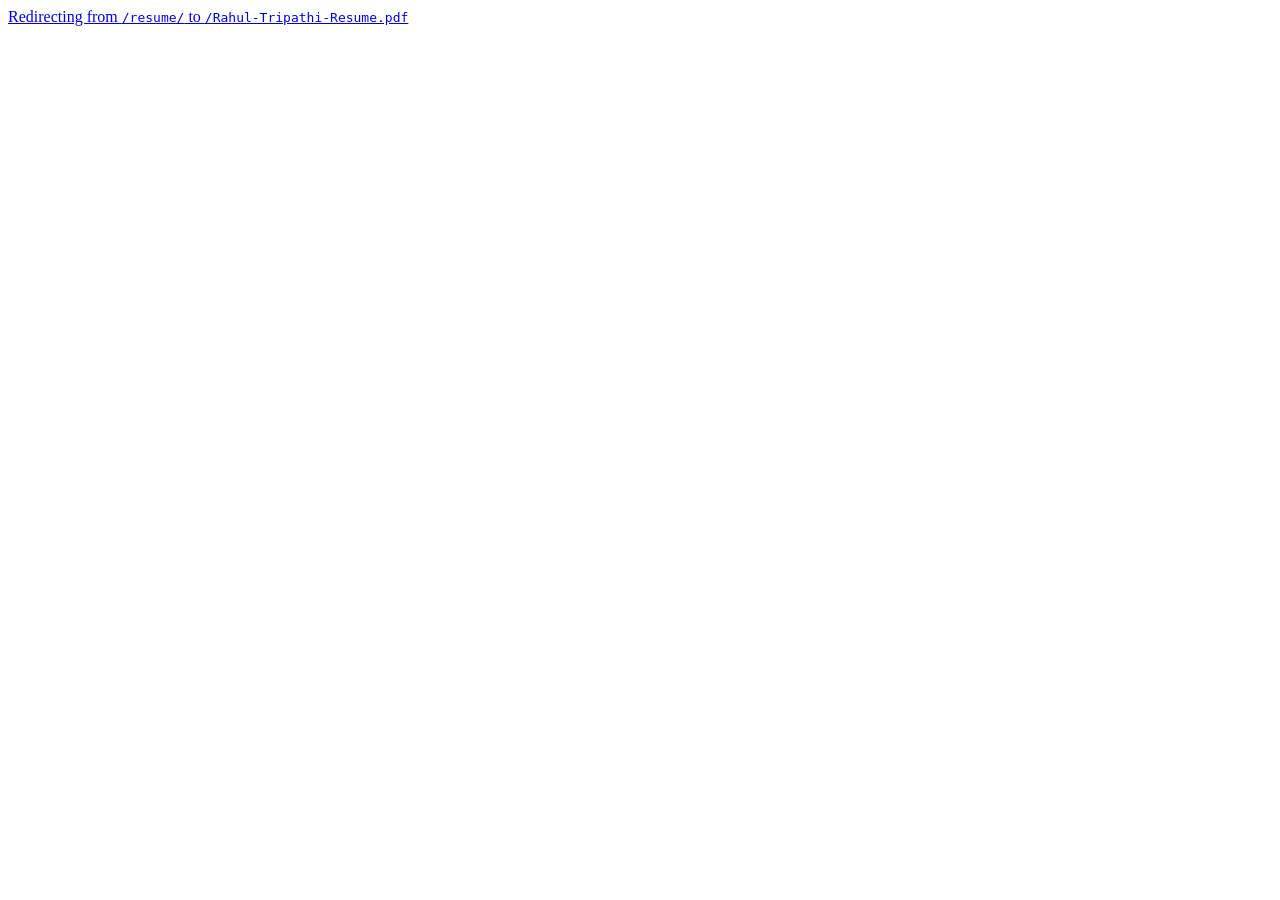
<file: resume/index.html>
<!doctype html><title>Redirecting to: /Rahul-Tripathi-Resume.pdf</title><meta http-equiv="refresh" content="0;url=/Rahul-Tripathi-Resume.pdf"><meta name="robots" content="noindex"><link rel="canonical" href="https://thehumanfriend.com/Rahul-Tripathi-Resume.pdf"><body>	<a href="/Rahul-Tripathi-Resume.pdf">Redirecting from <code>/resume/</code> to <code>/Rahul-Tripathi-Resume.pdf</code></a></body>
</file>
<file: _astro/Base.C_kNR2z7.css>
:root{--bg:#f6f2ea;--surface:#fffdf8;--surface-2:#efe9dd;--line:#2e241021;--line-strong:#2e241047;--text:#1c1a17;--muted:#5f594e;--accent:#b4472a;--accent-ink:#fff;--warn:#8a4b06;--warn-bg:#b46e141a;--ok:#1f6b45;--shadow:0 24px 60px -28px #2e241059;--k-run-bg:#e4dfd3;--k-run:#3a352c;--k-retrieve-bg:#dde2ea;--k-retrieve:#36445c;--k-tool-bg:#f3dcd2;--k-tool:#94371f;--k-respond-bg:#d7e6da;--k-respond:#1d6240;--display:var(--font-display), "Iowan Old Style", Georgia, serif;--sans:var(--font-body), ui-sans-serif, system-ui, -apple-system, "Segoe UI", sans-serif;--mono:var(--font-mono), ui-monospace, "SF Mono", Menlo, Consolas, monospace;--wrap:1120px;--gutter:clamp(16px, 4vw, 40px);--radius:8px;--tree:296px;--header:60px;--ease:.16s ease-out;color-scheme:light}:root[data-theme=dark]{--bg:#171512;--surface:#1f1c18;--surface-2:#2a2621;--line:#fff0dc1a;--line-strong:#fff0dc38;--text:#f4efe6;--muted:#b5ad9f;--accent:#e2714f;--accent-ink:#1b1915;--warn:#f3c56b;--warn-bg:#f3c56b1a;--ok:#7fd3a4;--shadow:0 24px 60px -20px #000000b3;--k-run-bg:#35302a;--k-run:#e6dfd2;--k-retrieve-bg:#2a303d;--k-retrieve:#bcc8e2;--k-tool-bg:#43291f;--k-tool:#f2a98f;--k-respond-bg:#20352a;--k-respond:#93d8b1;color-scheme:dark}*,:before,:after{box-sizing:border-box}html{scroll-behavior:smooth;-webkit-text-size-adjust:100%;scroll-padding-top:76px}body{background:var(--bg);color:var(--text);font-family:var(--sans);-webkit-font-smoothing:antialiased;margin:0;font-size:17px;line-height:1.6}h1,h2,h3,h4,p,ul,ol,dl,dd,figure{margin:0}ul,ol{padding:0;list-style:none}a{color:inherit}img,svg{max-width:100%;display:block}button{font:inherit;color:inherit}h1,h2,h3{letter-spacing:-.03em;text-wrap:balance;font-weight:600;line-height:1.1}h1,h2,.contact-heading,.case-title,.brand span:first-child,.facts dd{font-family:var(--display);letter-spacing:-.02em;font-weight:500}h1{letter-spacing:-.015em;max-width:21ch;font-size:clamp(2.1rem,4.3vw,3.25rem);font-weight:400;line-height:1.12}h2{font-size:clamp(1.6rem,3vw,2.2rem)}h3{letter-spacing:-.015em;font-size:1.08rem;line-height:1.3}:focus-visible{outline:2px solid var(--accent);outline-offset:2px;border-radius:6px}.wrap{width:100%;max-width:var(--wrap);padding-inline:var(--gutter);margin-inline:auto}.mono{font-family:var(--mono);letter-spacing:.02em;font-size:.78rem}.label{font-family:var(--mono);letter-spacing:.08em;text-transform:uppercase;color:var(--muted);font-size:.72rem}.muted{color:var(--muted)}.sr-only{clip:rect(0 0 0 0);white-space:nowrap;width:1px;height:1px;position:absolute;overflow:hidden}.skip{z-index:100;background:var(--text);color:var(--bg);border-radius:8px;padding:8px 12px;position:absolute;top:-60px;left:12px}.skip:focus{top:12px}.ph{border:1px dashed var(--warn);background:var(--warn-bg);color:var(--warn);font-family:var(--mono);letter-spacing:0;text-transform:none;-webkit-box-decoration-break:clone;box-decoration-break:clone;border-radius:6px;padding:1px 7px;font-size:.74rem;line-height:1.5;display:inline}.btn{border:1px solid var(--line-strong);cursor:pointer;min-height:42px;transition:background var(--ease), border-color var(--ease), transform var(--ease);background:0 0;border-radius:6px;justify-content:center;align-items:center;gap:8px;padding:0 18px;font-size:.94rem;font-weight:500;text-decoration:none;display:inline-flex}.btn:hover{background:var(--surface-2);border-color:var(--muted)}.btn-primary{border-color:var(--accent);background:var(--accent);color:var(--accent-ink);font-weight:600}.btn-primary:hover{background:var(--accent);border-color:var(--accent);filter:brightness(1.08)}.btn-solid{border-color:var(--text);background:var(--text);color:var(--bg);font-weight:600}.btn-solid:hover{border-color:var(--text);background:var(--text);opacity:.86}.header-cta{min-height:34px;padding:0 14px;font-size:.88rem}.btn-ghost{color:var(--muted);border-color:#0000;padding:0 10px}.btn-ghost:hover,.btn-copy:hover{color:var(--text)}.btn-copy{color:var(--muted)}.text-btn{min-height:34px;font-family:var(--mono);color:var(--muted);cursor:pointer;background:0 0;border:0;border-radius:6px;padding:0 8px;font-size:.8rem}.text-btn:hover{color:var(--text);text-underline-offset:4px;text-decoration:underline}.btn[disabled]{opacity:.55;cursor:default}kbd{border:1px solid var(--line-strong);font-family:var(--mono);color:var(--muted);border-radius:5px;padding:1px 6px;font-size:.7rem}.site-header{z-index:40;border-bottom:1px solid var(--line);background:color-mix(in srgb, var(--bg) 82%, transparent);backdrop-filter:blur(12px);position:sticky;top:0}.header-row{min-height:var(--header);align-items:center;gap:20px;padding-inline:clamp(16px,2vw,24px);display:flex}.run-chip{background:var(--surface-2);color:var(--muted);border-radius:6px;align-items:center;gap:8px;padding:3px 10px;display:inline-flex}.dot-ok{background:var(--ok);border-radius:50%;width:6px;height:6px}.brand{letter-spacing:-.02em;align-items:baseline;gap:10px;font-weight:600;text-decoration:none;display:inline-flex}.brand .mono{color:var(--muted);font-weight:400}.header-tools{gap:6px;margin-left:auto;display:flex}.tool{border:1px solid var(--line);background:var(--surface);min-height:34px;color:var(--muted);cursor:pointer;transition:color var(--ease), border-color var(--ease);border-radius:8px;align-items:center;gap:8px;padding:0 10px;font-size:.85rem;display:inline-flex}.tool:hover{color:var(--text);border-color:var(--line-strong)}.tool svg{fill:none;stroke:currentColor;stroke-width:1.8px;stroke-linecap:round;stroke-linejoin:round;width:15px;height:15px}.logo-link{text-decoration:none}.logo-link svg{fill:currentColor;stroke:none;width:16px;height:16px}.logo-link:hover{color:var(--accent);border-color:var(--line-strong)}.logo-link-labelled{border-color:var(--line-strong);min-height:42px;color:var(--text);background:0 0;border-radius:6px;padding:0 16px;font-size:.94rem;font-weight:500}:root[data-theme=light] .icon-sun,:root:not([data-theme=light]) .icon-moon{display:none}.shell{grid-template-columns:var(--tree) minmax(0, 1fr);display:grid}.tree{top:calc(var(--header) + 1px);height:calc(100dvh - var(--header) - 1px);border-right:1px solid var(--line);flex-direction:column;align-self:start;padding:22px 14px 24px 18px;display:flex;position:sticky;overflow-y:auto}.tree-run{align-items:center;gap:8px;margin:14px 0 6px;padding:0 8px;display:flex}.tree ol ol{border-left:1px solid var(--line);margin:2px 0 6px 20px}.tree a{min-height:36px;transition:background var(--ease);border-left:2px solid #0000;border-radius:0 6px 6px 0;align-items:center;gap:8px;padding:4px 8px;text-decoration:none;display:flex}.tree ol ol a{min-height:30px;color:var(--muted);border-left:0;border-radius:6px;padding-left:12px}.tree a:hover{background:var(--surface-2);color:var(--text)}.tree a[aria-current]{border-left-color:var(--accent);background:var(--surface-2)}.tree-name{font-family:var(--mono);font-size:.8rem}.tree-figure{font-family:var(--mono);color:var(--muted);white-space:nowrap;margin-left:auto;font-size:.72rem}.tree-cta{border-top:1px solid var(--line);gap:10px;margin-top:auto;padding:18px 8px 0;display:grid}.tree-avail{align-items:baseline;gap:10px;font-size:.86rem;line-height:1.4;display:flex}.tree-avail .dot{flex:none;top:-1px}.tree-cta .text-btn{text-align:left;padding:0;font-size:.74rem}.spans{min-width:0}.spans-bar{border-bottom:1px solid var(--line);justify-content:space-between;align-items:center;min-height:46px;padding:0 clamp(16px,4vw,44px);display:flex}.kind{font-family:var(--mono);border-radius:5px;flex:none;padding:2px 8px;font-size:.74rem;font-weight:500;line-height:1.5}.kind-run{background:var(--k-run-bg);color:var(--k-run)}.kind-retrieve{background:var(--k-retrieve-bg);color:var(--k-retrieve)}.kind-tool{background:var(--k-tool-bg);color:var(--k-tool)}.kind-respond{background:var(--k-respond-bg);color:var(--k-respond)}.step{border-bottom:1px solid var(--line)}.step:last-of-type{border-bottom:0}.step:focus{outline:none}.step-head{font:inherit;letter-spacing:0;margin:0}.step-toggle,.case-toggle,.step-static{text-align:left;background:0 0;border:0;grid-template-columns:18px auto auto minmax(0,1fr) auto;align-items:center;gap:4px 12px;width:100%;min-height:72px;padding:16px clamp(16px,4vw,44px);display:grid}.step-toggle,.case-toggle{cursor:pointer;transition:background var(--ease)}.step-toggle:hover,.case-toggle:hover{background:color-mix(in srgb, var(--surface-2) 55%, transparent)}.step-toggle:focus-visible,.case-toggle:focus-visible{outline-offset:-2px}.step-static{grid-template-columns:auto auto 1fr;min-height:0;padding-top:26px;padding-bottom:0}.chev{fill:none;stroke:var(--muted);stroke-width:2px;stroke-linecap:round;stroke-linejoin:round;transition:transform var(--ease)}[aria-expanded=true]>.chev{transform:rotate(90deg)}.step-name{font-family:var(--mono);letter-spacing:0;color:var(--muted);white-space:nowrap;font-size:.8rem;font-weight:400}.step-summary{font-family:var(--display);letter-spacing:-.01em;color:var(--text);text-wrap:pretty;font-size:clamp(1.15rem,1.7vw,1.35rem);font-weight:500;line-height:1.3}.step-figure{font-family:var(--mono);color:var(--muted);text-align:right;justify-self:end;font-size:.8rem;font-weight:400}.step-body{padding:6px clamp(16px,4vw,44px) 40px calc(clamp(16px,4vw,44px) + 30px)}.step-static+.step-body{padding-left:clamp(16px,4vw,44px)}.step-intro{max-width:68ch;color:var(--muted);margin-bottom:18px}.all-open-only{display:none}.hero{padding:22px 0 10px}.badge{border:1px solid var(--line-strong);background:var(--surface);font-family:var(--mono);color:var(--text);border-radius:6px;align-items:center;gap:9px;padding:4px 12px 4px 10px;font-size:.76rem;display:inline-flex}.dot{background:var(--ok);border-radius:50%;width:7px;height:7px;position:relative}.dot:after{content:"";border:1px solid var(--ok);opacity:.5;border-radius:50%;animation:2.4s ease-out infinite pulse;position:absolute;inset:-4px}@keyframes pulse{0%{opacity:.7;transform:scale(.6)}to{opacity:0;transform:scale(1.6)}}.hero h1{margin-top:24px}.hero .sub{max-width:58ch;color:var(--muted);margin-top:20px;font-size:clamp(1.02rem,1.6vw,1.18rem)}.actions{flex-wrap:wrap;gap:10px;margin-top:30px;display:flex}.facts{border-top:1px solid var(--line);grid-template-columns:repeat(4,1fr);margin-top:clamp(36px,5vw,56px);padding-top:22px;display:grid}.facts div{border-left:1px solid var(--line);flex-direction:column;gap:6px;padding:0 20px;display:flex}.facts div:first-child{border-left:0;padding-left:0}.facts dd{order:-1;font-size:clamp(1.7rem,3vw,2.1rem);line-height:1}.facts dt{color:var(--muted);font-size:.85rem}.cases{gap:14px;display:grid}.case{border:1px solid var(--line-strong);border-left:3px solid var(--accent);border-radius:var(--radius);background:var(--surface);box-shadow:0 1px 0 var(--line)}.case-head{font:inherit;letter-spacing:0;margin:0}.case-toggle{border-radius:var(--radius) var(--radius) 0 0;grid-template-columns:18px minmax(0,1fr) auto;align-items:start;gap:4px 14px;min-height:60px;padding:20px 22px 6px}.case-toggle .chev{margin-top:26px}.case-main{gap:4px;display:grid}.case-kicker{font-family:var(--mono);letter-spacing:.08em;text-transform:uppercase;color:var(--accent);font-size:.72rem}.case-title{font-size:clamp(1.3rem,2.1vw,1.6rem);line-height:1.2}.case-metric{text-align:right;gap:2px;max-width:190px;display:grid}.case-metric b{font-family:var(--display);color:var(--accent);font-size:2rem;font-weight:500;line-height:1}.case-metric span{color:var(--muted);font-size:.8rem;line-height:1.3}.case-lede{gap:12px;padding:4px 22px 20px 54px;display:grid}.case-summary{max-width:64ch;color:var(--text);font-size:1.08rem;line-height:1.55}.case-body{border-top:1px solid var(--line);padding:0 22px 28px 54px}.nudge{border-radius:var(--radius);background:var(--surface-2);font-family:var(--display);flex-wrap:wrap;justify-content:space-between;align-items:center;gap:12px 20px;margin-top:18px;padding:16px 22px;font-size:1.15rem;display:flex}.nudge .btn{font-family:var(--sans)}.chips{flex-wrap:wrap;gap:6px;display:flex}.chip{border:1px solid var(--line);font-family:var(--mono);color:var(--muted);border-radius:5px;padding:2px 8px;font-size:.72rem}.subhead{margin:30px 0 12px}.minor{grid-template-columns:repeat(2,1fr);gap:18px 36px;display:grid}.minor h4{font-size:1rem;font-weight:600}.minor-client{font-family:var(--mono);color:var(--muted);margin-left:6px;font-size:.74rem;font-weight:400}.minor p{margin-top:4px;font-size:.97rem}.diagram{border:1px solid var(--line);background:var(--surface-2);border-radius:10px;overflow-x:auto}.diagram svg{width:100%;min-width:560px;height:auto}.d-lane-line{stroke:var(--line);stroke-dasharray:3 5}.d-lane-label{fill:var(--muted);font-family:var(--mono);letter-spacing:.1em;text-transform:uppercase;font-size:10px}.d-node rect{fill:var(--surface);stroke:var(--line-strong)}.d-node.accent rect{stroke:var(--accent)}.d-node text{fill:var(--text);font-family:var(--sans);font-size:12.5px;font-weight:500}.d-node .d-note{fill:var(--muted);font-family:var(--mono);font-size:9.5px;font-weight:400}.d-edge{fill:none;stroke:var(--muted);stroke-width:1.2px}.d-arrow{fill:var(--muted)}.matrix-row{border-top:1px solid var(--line);grid-template-columns:40px minmax(190px,1fr) 2.4fr;align-items:baseline;gap:16px;padding:16px 0;display:grid}.matrix-row:first-child{border-top:0;padding-top:4px}.matrix-row .n{color:var(--muted)}.matrix-row h3{font-size:1.02rem;font-weight:600}.matrix-row .role{color:var(--muted);font-size:.9rem}.oss li{border-top:1px solid var(--line);grid-template-columns:minmax(150px,.8fr) 2.4fr auto;align-items:baseline;gap:4px 24px;padding:14px 0;display:grid}.oss h3{font-size:1.02rem;font-weight:600}.oss a{text-decoration:underline;text-decoration-color:var(--line-strong);text-underline-offset:4px}.oss a:hover{text-decoration-color:currentColor}.oss a:after{content:" ↗";color:var(--muted)}.oss .count{font-family:var(--mono);color:var(--muted);white-space:nowrap;font-size:.8rem}.oss p{color:var(--muted);font-size:.96rem}.role-item{border-top:1px solid var(--line);grid-template-columns:200px 1fr;gap:8px 28px;padding:20px 0;display:grid}.role-item:first-child{border-top:0;padding-top:4px}.role-when{align-content:start;gap:4px;display:grid}.role-item h3{font-size:1.05rem;font-weight:600}.role-co{color:var(--muted);margin-top:2px;font-size:.94rem}.role-item ul{gap:6px;margin-top:10px;display:grid}.role-item li{max-width:68ch;padding-left:16px;font-size:.97rem;position:relative}.role-item li:before{content:"";background:var(--muted);width:6px;height:1px;position:absolute;top:.72em;left:0}.creds{border-top:1px solid var(--line);grid-template-columns:repeat(2,1fr);gap:24px 36px;margin-top:12px;padding-top:22px;display:grid}.creds ul{gap:6px;margin-top:10px;font-size:.95rem;display:grid}.creds a{text-decoration-color:var(--line-strong);text-underline-offset:4px}.notes li{border-top:1px solid var(--line);grid-template-columns:110px 1fr auto;gap:16px;padding:14px 0;display:grid}.contact-grid{grid-template-columns:1fr 1fr;gap:clamp(28px,4vw,56px);display:grid}.contact-heading{font-size:clamp(1.5rem,2.6vw,2rem);line-height:1.15}.contact-intro{max-width:46ch;margin-top:14px}.contact-list{gap:8px;margin-top:26px;display:grid}.contact-row{border:1px solid var(--line);border-radius:var(--radius);background:var(--surface);justify-content:space-between;align-items:center;gap:12px;min-height:48px;padding:8px 14px;display:flex}.contact-row a{overflow-wrap:anywhere;text-decoration:none}.contact-row a:hover{text-underline-offset:4px;text-decoration:underline}.form{border:1px solid var(--line);border-radius:var(--radius);background:var(--surface);gap:16px;padding:22px;display:grid}.field-row{grid-template-columns:1fr 1fr;gap:16px;display:grid}.form label{color:var(--muted);gap:6px;font-size:.85rem;display:grid}.form input,.form textarea{border:1px solid var(--line-strong);background:var(--bg);width:100%;color:var(--text);font:inherit;border-radius:8px;padding:10px 12px;font-size:.95rem}.form textarea{resize:vertical;min-height:120px}.form input:focus-visible,.form textarea:focus-visible{outline:2px solid var(--accent);outline-offset:1px}.form-foot{flex-wrap:wrap;align-items:center;gap:12px 16px;display:flex}.form-status{min-height:1.5em;color:var(--muted);flex:200px;font-size:.9rem}.form-status.ok{color:var(--ok)}.form-status.warn{color:var(--warn)}.hp{position:absolute;left:-9999px}.site-footer{border-top:1px solid var(--line);color:var(--muted);padding:28px 0 40px;font-size:.88rem}.footer-row{flex-wrap:wrap;justify-content:space-between;align-items:center;gap:12px 24px;display:flex}.footer-links{gap:18px;display:flex}.footer-links a{text-decoration:none}.footer-links a:hover{color:var(--text)}.off-clock{margin-top:18px;font-size:.85rem}dialog{border:1px solid var(--line-strong);background:var(--surface);color:var(--text);box-shadow:var(--shadow);padding:0}dialog::backdrop{backdrop-filter:blur(2px);background:#0009}.palette{border-radius:14px;width:min(560px,100vw - 24px);margin-top:12vh;overflow:hidden}.palette-input{border:0;border-bottom:1px solid var(--line);width:100%;color:var(--text);font:inherit;background:0 0;outline:none;padding:16px 18px;font-size:1rem}.palette-list{max-height:min(52vh,420px);padding:6px;overflow-y:auto}.palette-group{padding:10px 12px 4px}.palette-item{text-align:left;cursor:pointer;background:0 0;border:0;border-radius:8px;justify-content:space-between;align-items:center;gap:12px;width:100%;padding:9px 12px;font-size:.93rem;display:flex}.palette-item[aria-selected=true]{background:var(--surface-2)}.palette-item .mono{color:var(--muted)}.palette-item[hidden],.palette-group[hidden]{display:none}.palette-empty{color:var(--muted);padding:18px 12px;font-size:.92rem}.palette-foot{border-top:1px solid var(--line);color:var(--muted);gap:14px;padding:9px 16px;font-size:.76rem;display:flex}.tabs{border-bottom:1px solid var(--line);gap:4px;margin:6px 0 20px;display:flex;overflow-x:auto}.tab{min-height:44px;color:var(--muted);white-space:nowrap;cursor:pointer;transition:color var(--ease);background:0 0;border:0;border-bottom:2px solid #0000;padding:10px 12px;font-size:.92rem}.tab:hover{color:var(--text)}.tab[aria-selected=true]{border-bottom-color:var(--accent);color:var(--text)}.panel{gap:18px;display:grid}.panel p{max-width:68ch}.steps{counter-reset:step;gap:10px;display:grid}.steps li{counter-increment:step;max-width:68ch;padding-left:34px;position:relative}.steps li:before{content:counter(step, decimal-leading-zero);font-family:var(--mono);color:var(--muted);font-size:.72rem;position:absolute;top:.25em;left:0}.decisions{gap:12px;display:grid}.decisions li{border:1px solid var(--line);border-radius:var(--radius);background:var(--surface);padding:14px 16px}.decisions b{font-weight:600;display:block}.decisions span{color:var(--muted);margin-top:4px;font-size:.94rem;display:block}.impact{gap:8px;display:grid}.impact li{max-width:68ch;padding-left:18px;position:relative}.impact li:before{content:"";border:1px solid var(--muted);border-radius:2px;width:7px;height:7px;position:absolute;top:.62em;left:0}.shots{gap:16px;display:grid}.shots img{border:1px solid var(--line);border-radius:10px;width:100%;height:auto}.shots figcaption{color:var(--muted);margin-top:8px;font-size:.85rem}.panel-links{flex-wrap:wrap;gap:10px;display:flex}.toast{z-index:200;border:1px solid var(--line-strong);background:var(--surface-2);box-shadow:var(--shadow);opacity:0;pointer-events:none;transition:opacity var(--ease), transform var(--ease);border-radius:10px;padding:10px 16px;font-size:.9rem;position:fixed;bottom:24px;left:50%;transform:translate(-50%,8px)}.toast.show{opacity:1;transform:translate(-50%)}.simple{min-height:70vh;padding:48px var(--gutter);text-align:center;place-items:center;display:grid}.simple h1{margin-inline:auto;font-size:clamp(2rem,5vw,3rem)}.simple p{max-width:44ch;color:var(--muted);margin:16px auto 28px}@media (width<=1023px){.shell{display:block}.tree,.run-chip{display:none}.contact-grid{grid-template-columns:1fr}}@media (width<=760px){.step-toggle{grid-template-columns:18px auto 1fr auto;row-gap:6px}.step-summary{grid-area:2/2/auto/-1}.step-toggle .step-figure{grid-area:1/4}.step-body{padding-left:clamp(16px,4vw,44px)}.case-toggle{grid-template-columns:18px minmax(0,1fr);padding:16px 14px 4px}.case-metric{text-align:left;grid-column:2;align-items:baseline;gap:8px;max-width:none;display:flex}.case-metric b{font-size:1.4rem}.case-lede{padding:4px 14px 16px 46px}.case-body{padding:0 14px 24px}.header-tools .logo-link{display:none}.facts{grid-template-columns:repeat(2,1fr)}.facts div:nth-child(odd){border-left:0;padding-left:0}.facts div:nth-child(n+3){border-top:1px solid var(--line);padding-top:18px}.facts div:nth-child(-n+2){padding-bottom:18px}.oss,.minor,.creds,.field-row,.oss li{grid-template-columns:1fr}.matrix-row{grid-template-columns:30px 1fr}.matrix-row .chips{grid-column:2}.role-item{grid-template-columns:1fr}.brand .mono,.header-tools kbd,.header-tools .tool-text{display:none}.notes li{grid-template-columns:1fr;gap:2px}}@media (prefers-reduced-motion:reduce){html{scroll-behavior:auto}*,:before,:after{transition:none!important;animation:none!important}}@media print{:root,:root[data-theme=dark]{--bg:#fff;--surface:#fff;--text:#000;--muted:#444;--line:#ccc;--line-strong:#999;color-scheme:light}.site-header,.site-footer,.toast,.skip,.tree,.spans-bar,.tabs,.chev{display:none!important}[hidden=until-found]{content-visibility:visible!important;display:block!important}.all-open-only{display:block!important}.shell{display:block}body{font-size:11pt}.ph{color:#555;background:0 0;border-color:#999}}
</file>
